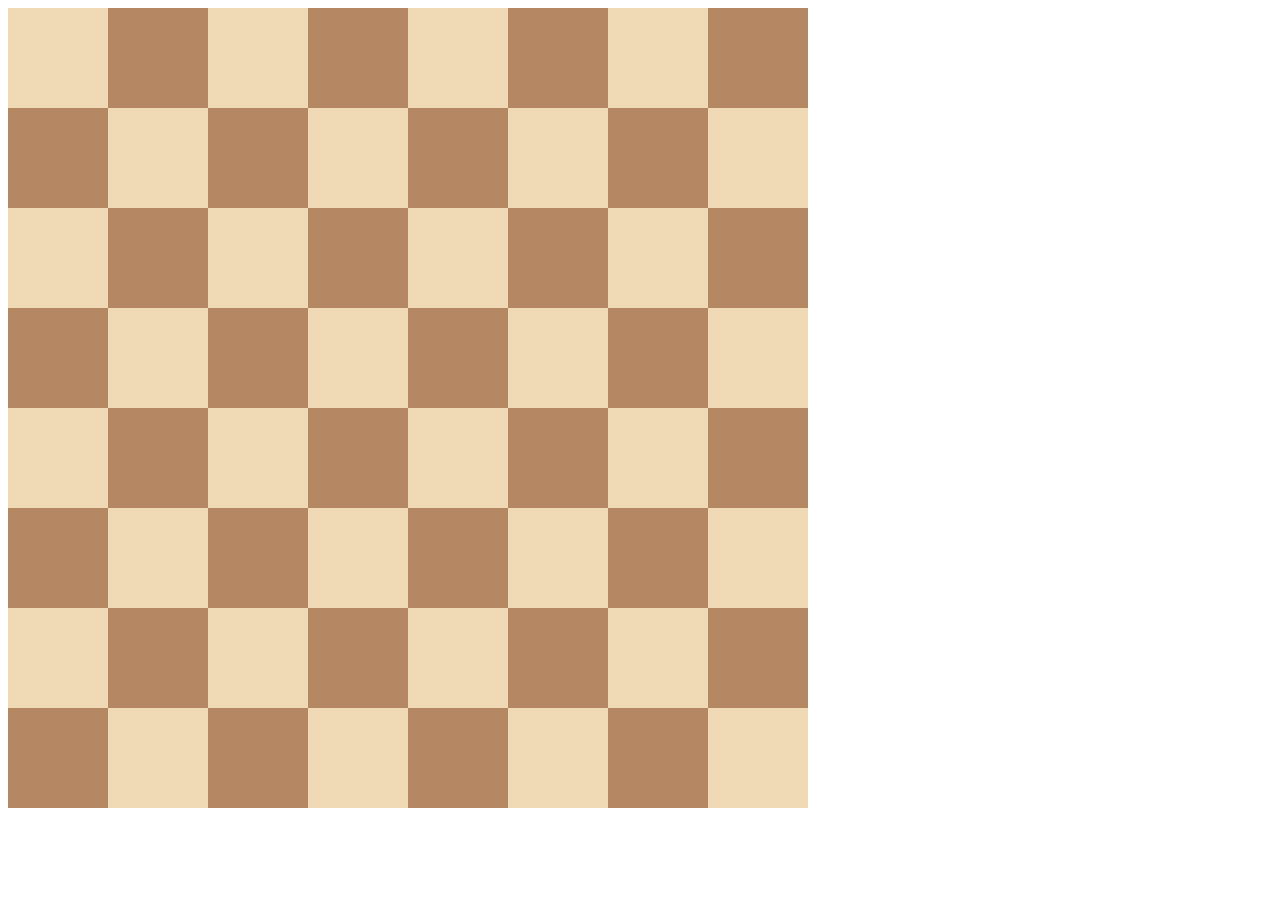
<file: 10.0 Display Grid/index.html>
<!DOCTYPE html>
<html>
  <head>
    <title>Chessboard</title>
    <style>
      /* Write your code here */
      /* Each square should be 100px by 100px */
      /* My colours for white: #f0d9b5, black: #b58863 */
      .container {
        width: 800px;
        display: grid;
        grid-template-columns: 1fr 1fr 1fr 1fr 1fr 1fr 1fr 1fr;
        grid-template-rows: 1fr 1fr 1fr 1fr 1fr 1fr 1fr 1fr;
      }
      .container > * {
        width: 100px;
        height: 100px;
      }
      .white {
        background-color: #f0d9b5;
      }
      .black {
        background-color: #b58863;
      }
    </style>
  </head>

  <body>
    <div class="container">
      <div class="white"></div>
      <div class="black"></div>
      <div class="white"></div>
      <div class="black"></div>
      <div class="white"></div>
      <div class="black"></div>
      <div class="white"></div>
      <div class="black"></div>
      <div class="black"></div>
      <div class="white"></div>
      <div class="black"></div>
      <div class="white"></div>
      <div class="black"></div>
      <div class="white"></div>
      <div class="black"></div>
      <div class="white"></div>
      <div class="white"></div>
      <div class="black"></div>
      <div class="white"></div>
      <div class="black"></div>
      <div class="white"></div>
      <div class="black"></div>
      <div class="white"></div>
      <div class="black"></div>
      <div class="black"></div>
      <div class="white"></div>
      <div class="black"></div>
      <div class="white"></div>
      <div class="black"></div>
      <div class="white"></div>
      <div class="black"></div>
      <div class="white"></div>
      <div class="white"></div>
      <div class="black"></div>
      <div class="white"></div>
      <div class="black"></div>
      <div class="white"></div>
      <div class="black"></div>
      <div class="white"></div>
      <div class="black"></div>
      <div class="black"></div>
      <div class="white"></div>
      <div class="black"></div>
      <div class="white"></div>
      <div class="black"></div>
      <div class="white"></div>
      <div class="black"></div>
      <div class="white"></div>
      <div class="white"></div>
      <div class="black"></div>
      <div class="white"></div>
      <div class="black"></div>
      <div class="white"></div>
      <div class="black"></div>
      <div class="white"></div>
      <div class="black"></div>
      <div class="black"></div>
      <div class="white"></div>
      <div class="black"></div>
      <div class="white"></div>
      <div class="black"></div>
      <div class="white"></div>
      <div class="black"></div>
      <div class="white"></div>
    </div>
  </body>
</html>
</file>
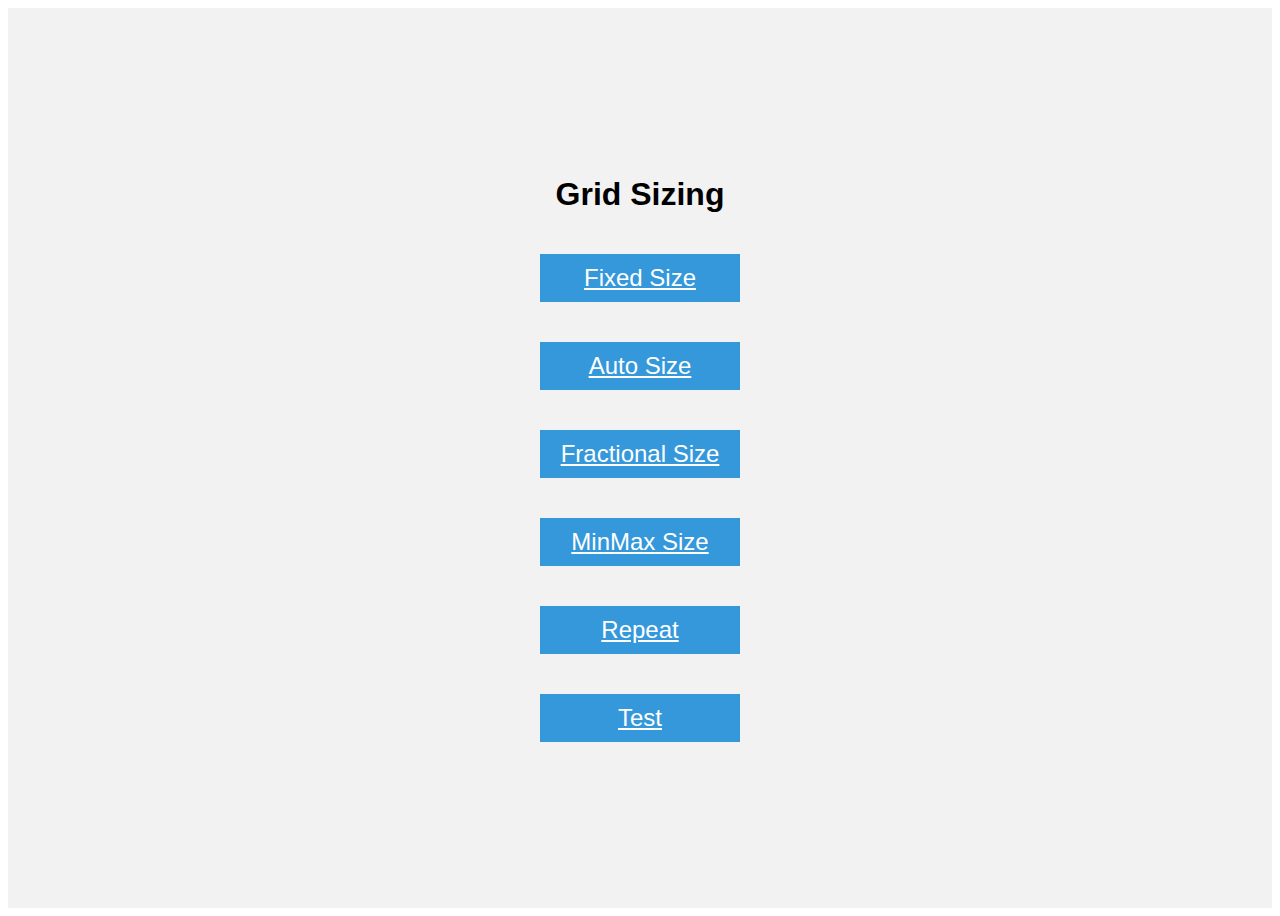
<file: 10.1 Grid Sizing/index.html>
<!DOCTYPE html>
<html lang="en">

<head>
  <meta charset="UTF-8">
  <meta name="google" content="notranslate">
  <meta name="viewport" content="width=device-width, initial-scale=1.0">
  <title>Grid Fundamentals</title>
  <style>
    body {
      font-family: sans-serif;
    }

    .container {
      display: flex;
      justify-content: center;
      align-items: center;
      flex-direction: column;
      height: 100vh;
      background-color: #f2f2f2;
    }

    .item {
      width: 200px;
      margin: 20px;
      background-color: #3498db;
      color: #fff;
      text-align: center;
      line-height: 2;
      font-size: 24px;
    }
  </style>
</head>

<body>
  <div class="container">
    <h1>Grid Sizing</h1>
    <a class="item" href="./fixed-size.html">Fixed Size</a>
    <a class="item" href="./auto-size.html">Auto Size</a>
    <a class="item" href="./fractional-size.html">Fractional Size</a>
    <a class="item" href="./minmax-size.html">MinMax Size</a>
    <a class="item" href="./repeat.html">Repeat</a>
    <a class="item" href="./test.html">Test</a>


  </div>
</body>

</html>
</file>
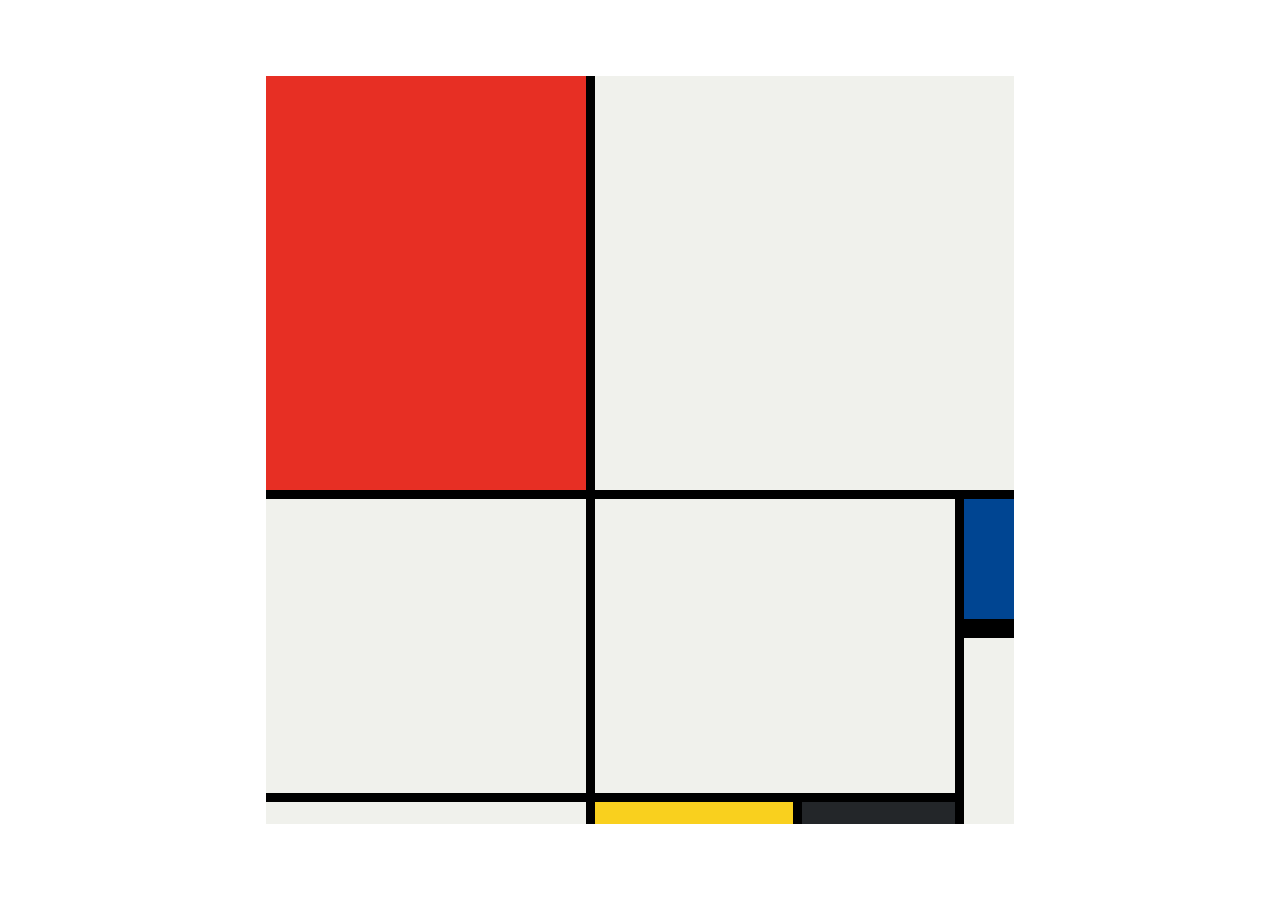
<file: 10.3 Mondrian Project/index.html>
<!DOCTYPE html>
<html lang="en">
  <head>
    <meta charset="UTF-8" />
    <meta name="viewport" content="width=device-width, initial-scale=1.0" />
    <title>Mondrian Project</title>
    <style>
      /*
      Write your CSS here
      Gap Colour: #000
      White: #F0F1EC
      Red: #E72F24
      Black: #232629
      Blue: #004592
      Yellow: #F9D01E

      For dimensions, see dimensions.png image.
      HINT: Remember you can't change the properties of grid lines.
      But grid lines are transparent!
      */
      body {
        display: flex;
        justify-content: center;
        align-items: center;
        height: 100vh;
        margin: 0;
        padding: 0;
      }

      .grid-container {
        width: 748px;
        height: 748px;
        display: grid;
        gap: 9px;
        background-color: #000;
        grid-template-columns: 320px 198px 153px 50px;
        grid-template-rows: 414px 130px 155px 22px;
      }
      .grid-item1 {
        background-color: #e72f24;
      }
      .grid-item2 {
        background-color: #f0f1ec;
        grid-column: span 3;
      }
      .grid-item3 {
        background-color: #f0f1ec;
        grid-row: span 2;
      }
      .grid-item4 {
        background-color: #f0f1ec;
        grid-row: span 2;
        grid-column: span 2;
      }
      .grid-item5 {
        background-color: #004592;
        border-bottom: 10px solid black;
      }
      .grid-item6 {
        background-color: #f0f1ec;
        grid-row: span 2;
      }
      .grid-item7 {
        background-color: #f0f1ec;
      }
      .grid-item8 {
        background-color: #f9d01e;
      }
      .grid-item9 {
        background-color: #232629;
      }
    </style>
  </head>

  <body>
    <!-- Write your HTML here -->
    <div class="grid-container">
      <div class="grid-item1"></div>
      <div class="grid-item2"></div>
      <div class="grid-item3"></div>
      <div class="grid-item4"></div>
      <div class="grid-item5"></div>
      <div class="grid-item6"></div>
      <div class="grid-item7"></div>
      <div class="grid-item8"></div>
      <div class="grid-item9"></div>
    </div>
  </body>
</html>
</file>
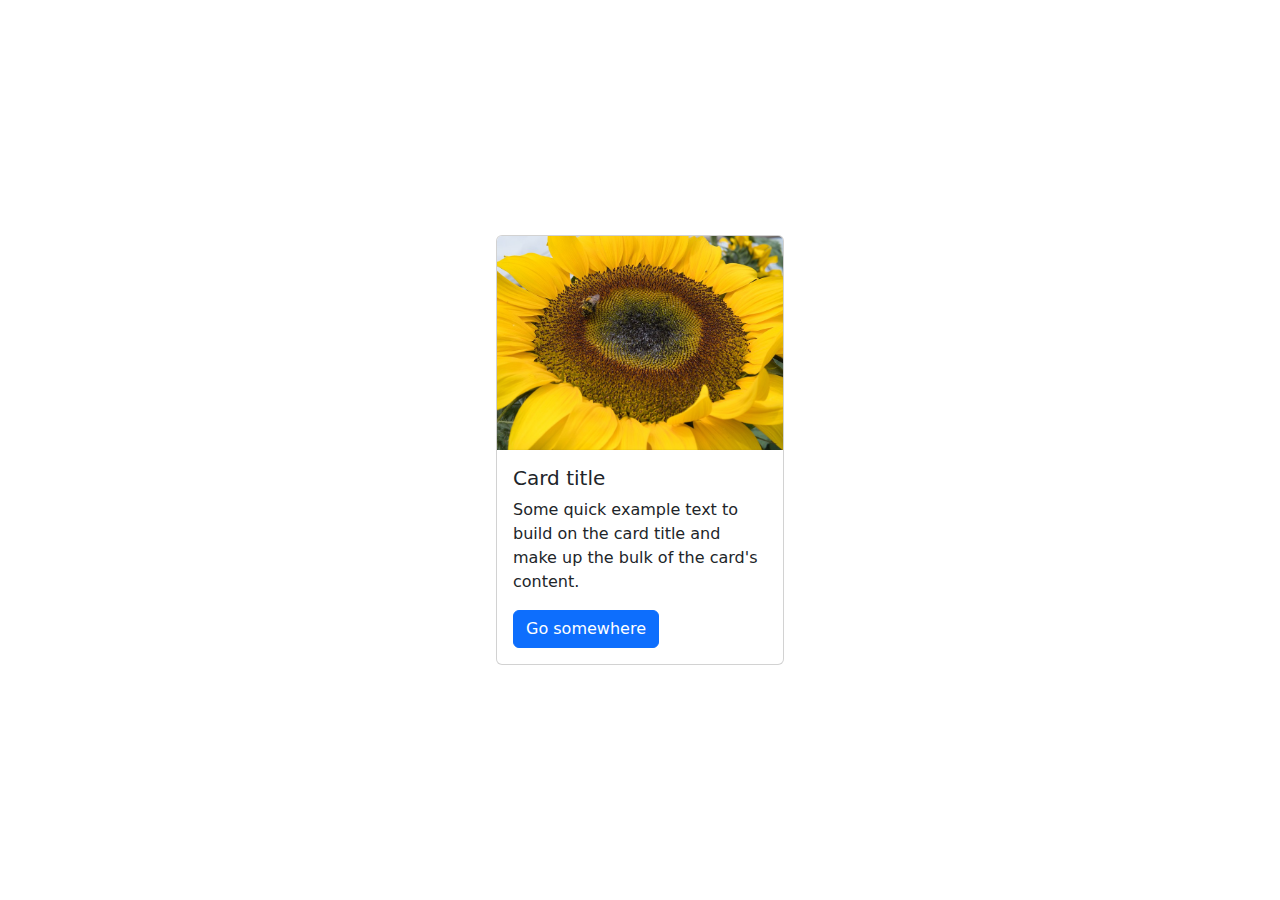
<file: 11.0 Bootstrap Intro/index.html>
<!DOCTYPE html>
<html lang="en">
  <head>
    <meta charset="utf-8" />
    <meta name="viewport" content="width=device-width, initial-scale=1" />
    <title>Bootstrap</title>
    <!-- TODO 1: Add the Bootstrap link here. -->
    <link
      href="https://cdn.jsdelivr.net/npm/bootstrap@5.3.3/dist/css/bootstrap.min.css"
      rel="stylesheet"
      integrity="sha384-QWTKZyjpPEjISv5WaRU9OFeRpok6YctnYmDr5pNlyT2bRjXh0JMhjY6hW+ALEwIH"
      crossorigin="anonymous"
    />
    <style>
      /* TODO 4: Use flexbox to center the card in the vertical and horizontal center. */
      .flex-container {
        height: 100vh;
        display: flex;
        justify-content: center;
        align-items: center;
      }
    </style>
  </head>

  <body>
    <div class="flex-container">
      <!-- TODO 2: Add the Bootstrap Prebuilt Card here -->
      <div class="card" style="width: 18rem">
        <img src="./flower.jpg" class="card-img-top" alt="flower image" />
        <div class="card-body">
          <h5 class="card-title">Card title</h5>
          <p class="card-text">
            Some quick example text to build on the card title and make up the
            bulk of the card's content.
          </p>
          <a href="#" class="btn btn-primary">Go somewhere</a>
        </div>
      </div>
      <!-- TODO 3: Change the image src to display the flower.jpg image. -->
    </div>
  </body>
</html>
</file>
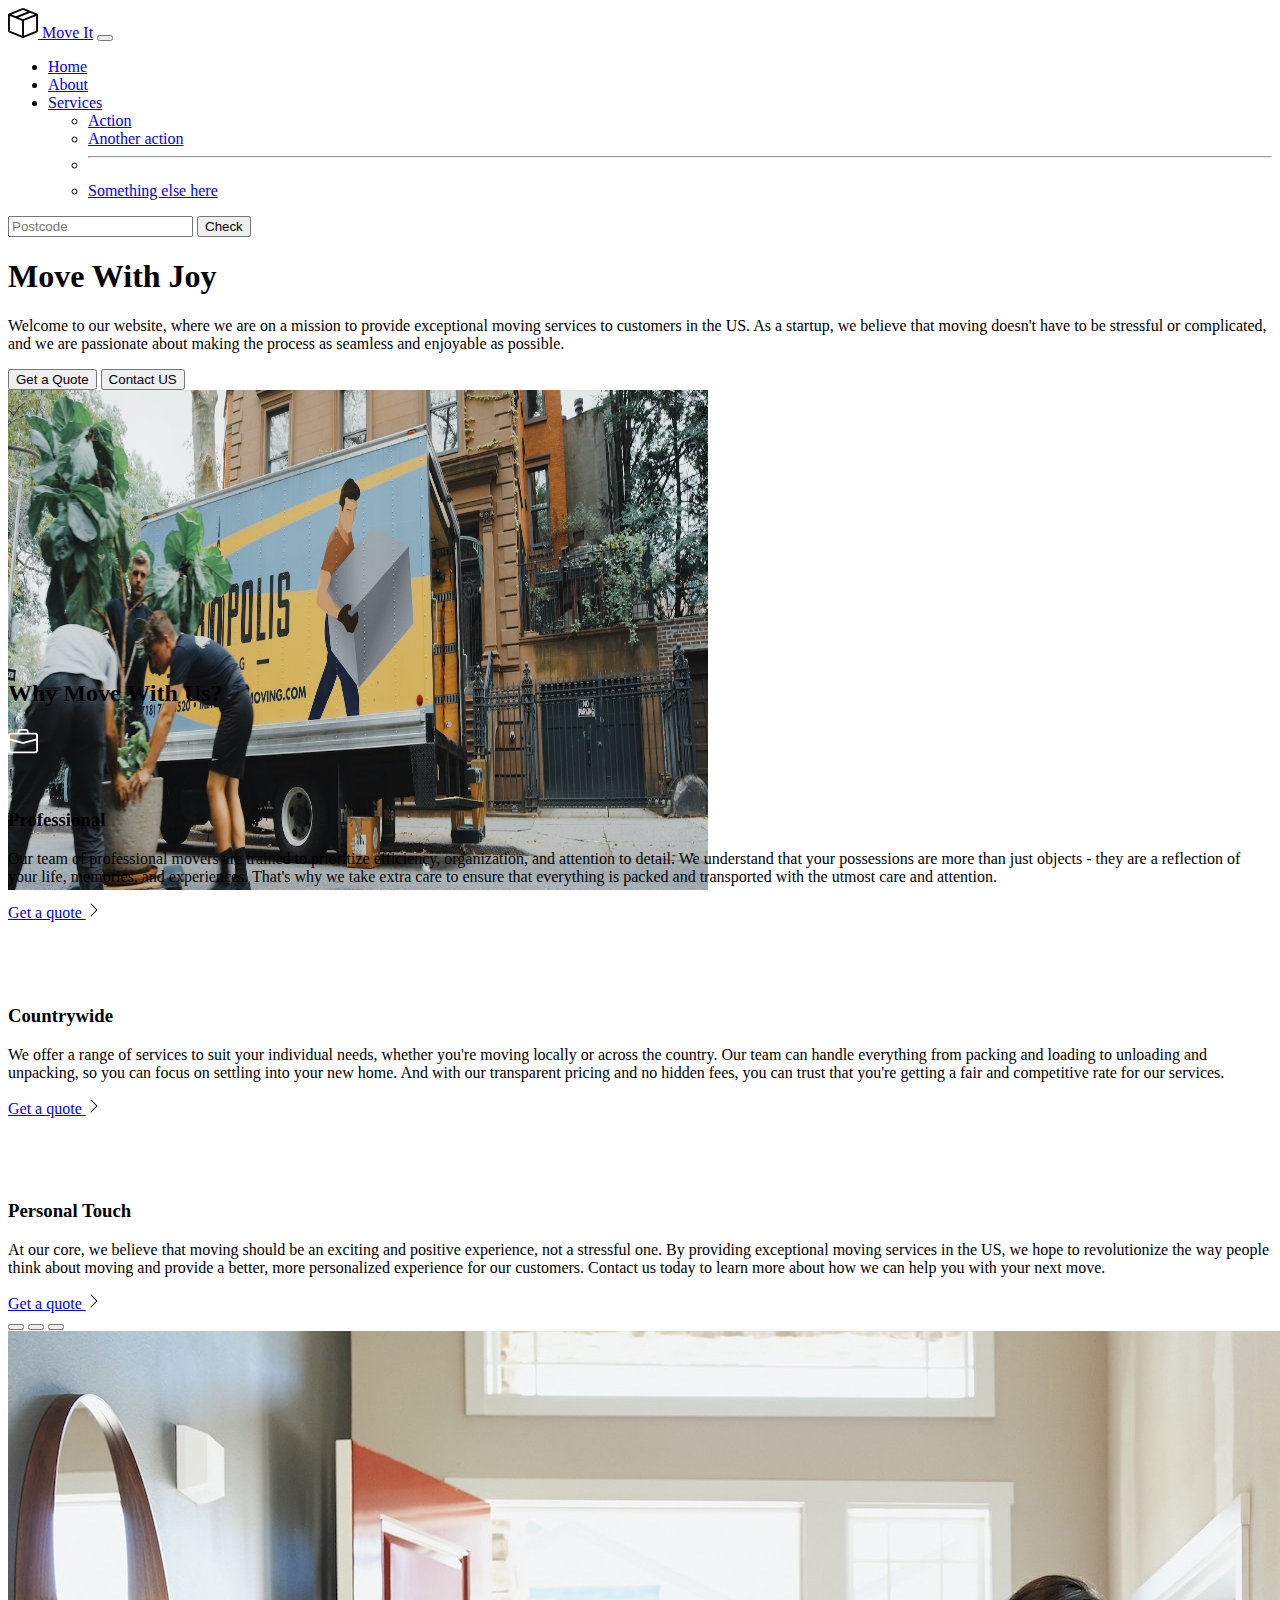
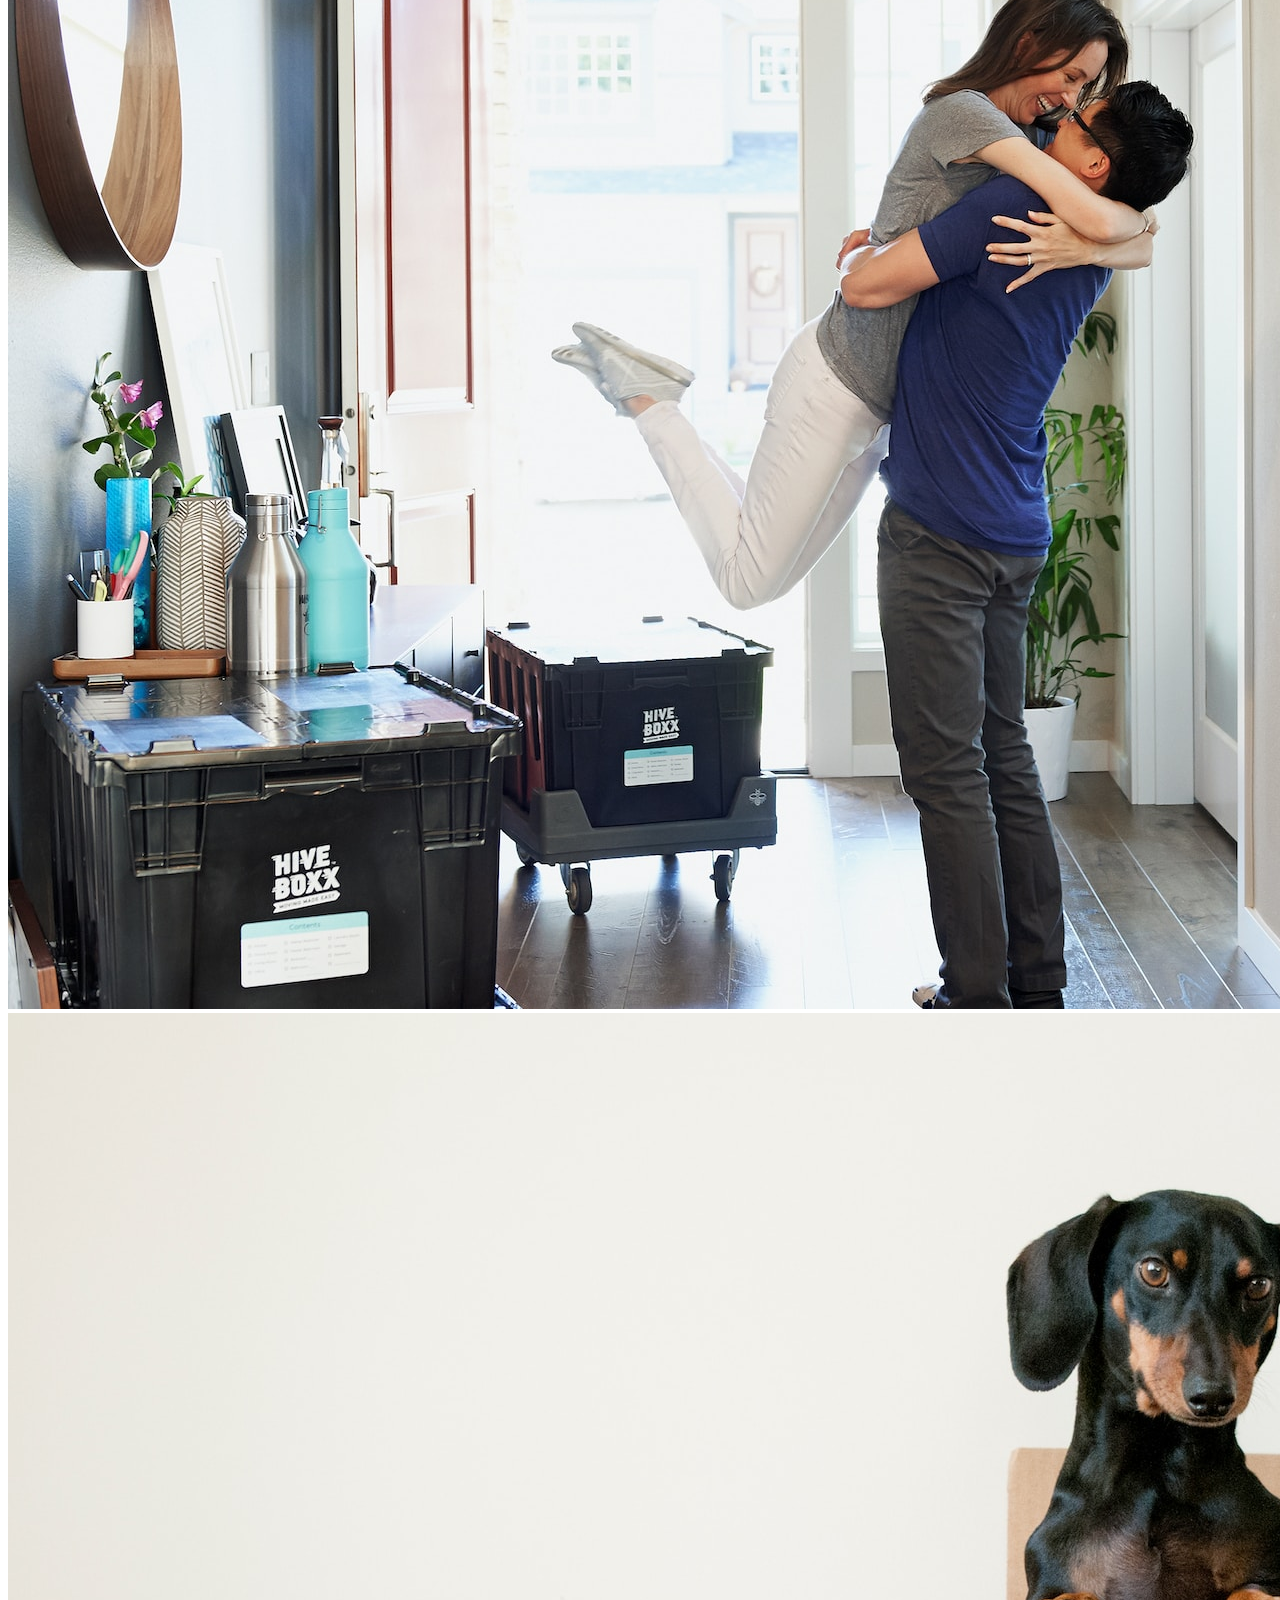
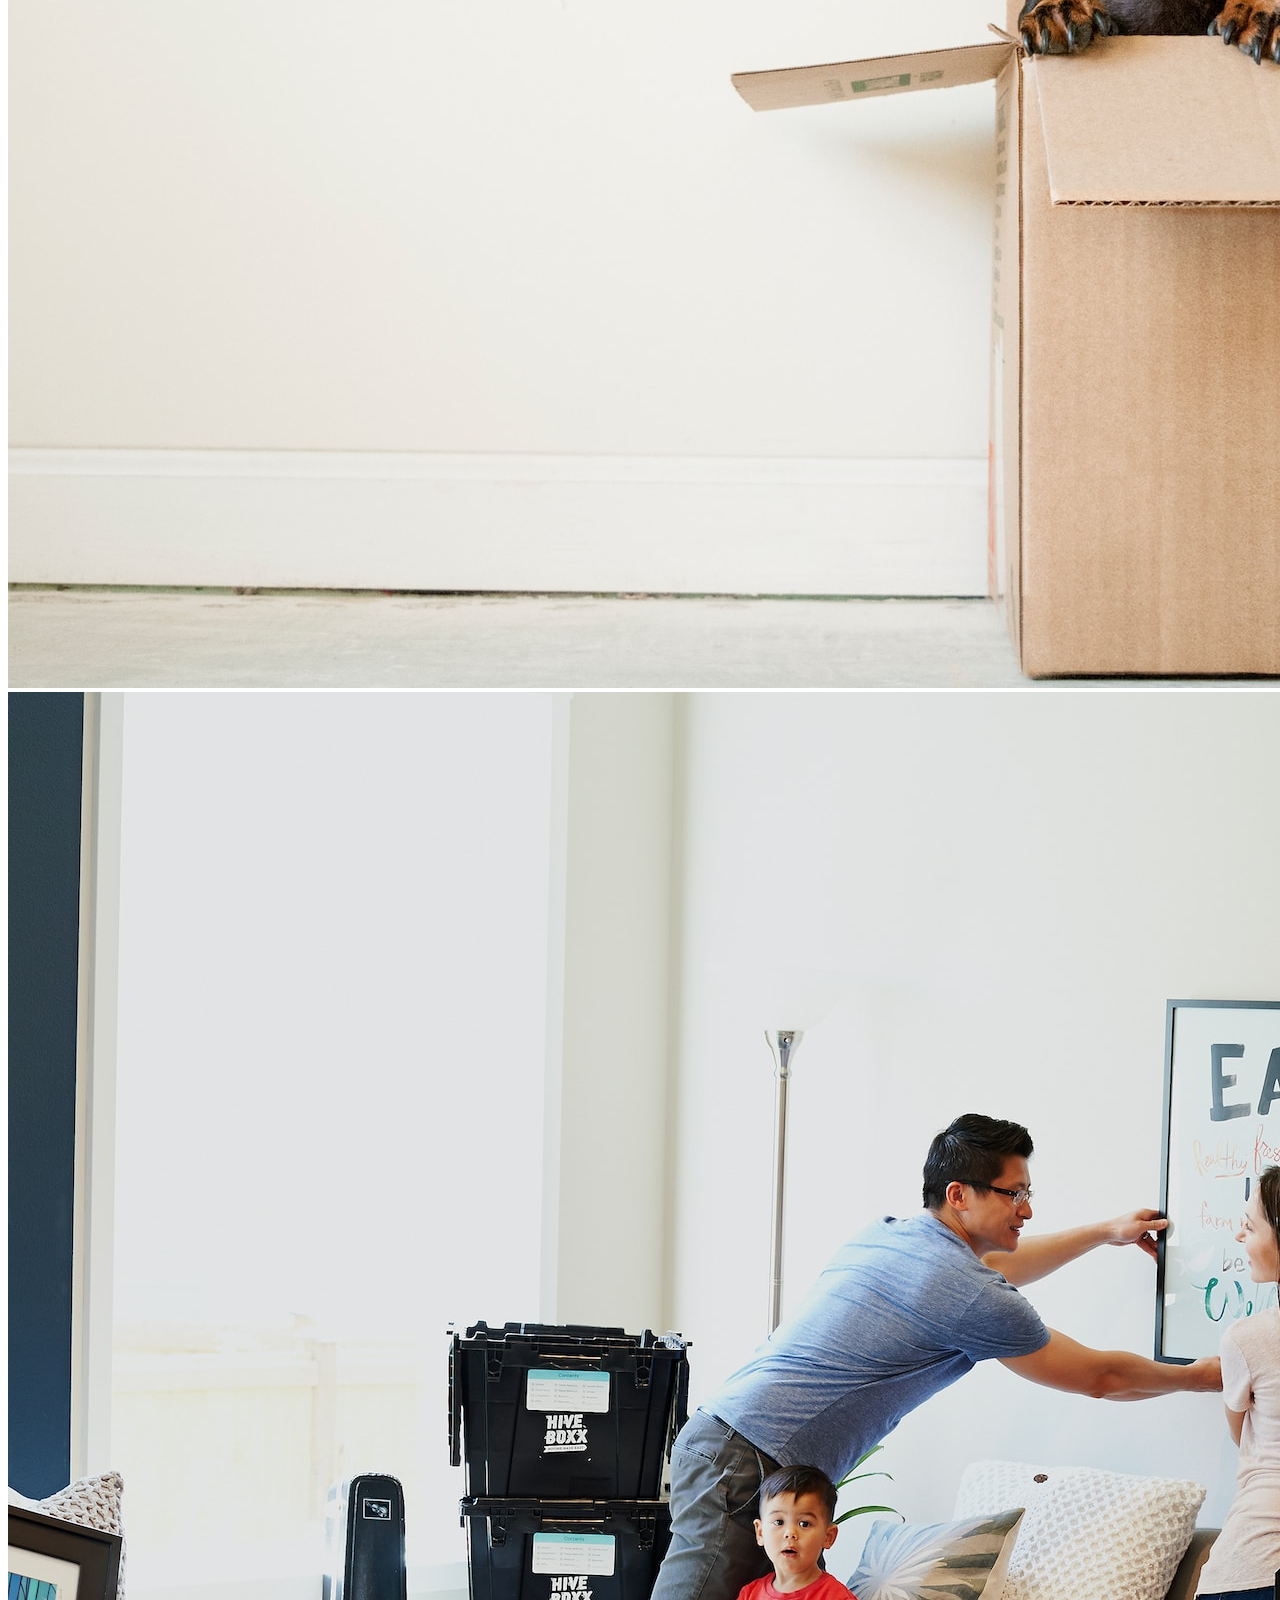
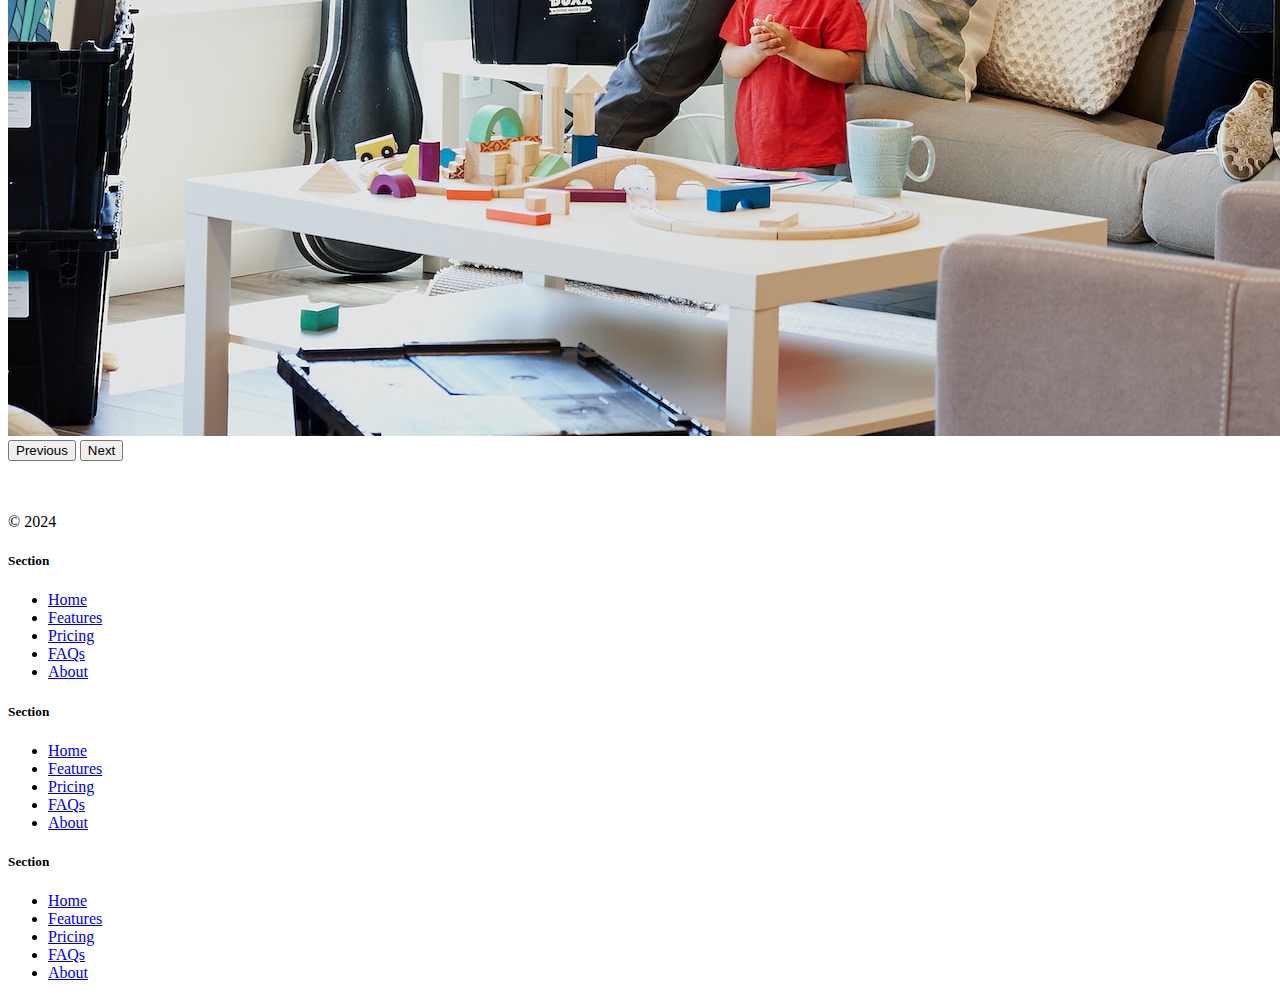
<file: 11.2 Bootstrap Components/index.html>
<!DOCTYPE html>
<html lang="en">
  <head>
    <meta charset="UTF-8" />
    <meta name="viewport" content="width=device-width, initial-scale=1.0" />
    <title>Bootstrap Components</title>
    <link
      href="https://cdn.jsdelivr.net/npm/bootstrap@5.3.0-alpha2/dist/css/bootstrap.min.css"
      rel="stylesheet"
      integrity="sha384-aFq/bzH65dt+w6FI2ooMVUpc+21e0SRygnTpmBvdBgSdnuTN7QbdgL+OapgHtvPp"
      crossorigin="anonymous"
    />
    <style>
      .feature-icon {
        width: 4rem;
        height: 4rem;
        border-radius: 0.75rem;
      }
    </style>
  </head>

  <body>
    <nav class="navbar navbar-expand-lg bg-body-tertiary">
      <div class="container-fluid">
        <a class="navbar-brand" href="#"
          ><img src="./box-seam.svg" alt="moveit brand icon" height="30" /> Move
          It</a
        >
        <button
          class="navbar-toggler"
          type="button"
          data-bs-toggle="collapse"
          data-bs-target="#navbarSupportedContent"
          aria-controls="navbarSupportedContent"
          aria-expanded="false"
          aria-label="Toggle navigation"
        >
          <span class="navbar-toggler-icon"></span>
        </button>
        <div class="collapse navbar-collapse" id="navbarSupportedContent">
          <ul class="navbar-nav me-auto mb-2 mb-lg-0">
            <li class="nav-item">
              <a class="nav-link active" aria-current="page" href="#">Home</a>
            </li>
            <li class="nav-item">
              <a class="nav-link" href="#">About</a>
            </li>
            <li class="nav-item dropdown">
              <a
                class="nav-link dropdown-toggle"
                href="#"
                role="button"
                data-bs-toggle="dropdown"
                aria-expanded="false"
              >
                Services
              </a>
              <ul class="dropdown-menu">
                <li><a class="dropdown-item" href="#">Action</a></li>
                <li><a class="dropdown-item" href="#">Another action</a></li>
                <li><hr class="dropdown-divider" /></li>
                <li>
                  <a class="dropdown-item" href="#">Something else here</a>
                </li>
              </ul>
            </li>
          </ul>
          <form class="d-flex" role="search">
            <input
              class="form-control me-2"
              type="search"
              placeholder="Postcode"
              aria-label="Search"
            />
            <button class="btn btn-outline-success" type="submit">Check</button>
          </form>
        </div>
      </div>
    </nav>

    <div class="px-4 pt-5 my-5 text-center border-bottom">
      <h1 class="display-4 fw-bold text-body-emphasis">Move With Joy</h1>
      <div class="col-lg-6 mx-auto">
        <p class="lead mb-4">
          Welcome to our website, where we are on a mission to provide
          exceptional moving services to customers in the US. As a startup, we
          believe that moving doesn't have to be stressful or complicated, and
          we are passionate about making the process as seamless and enjoyable
          as possible.
        </p>
        <div class="d-grid gap-2 d-sm-flex justify-content-sm-center mb-5">
          <button type="button" class="btn btn-primary btn-lg px-4 me-sm-3">
            Get a Quote
          </button>
          <button type="button" class="btn btn-outline-secondary btn-lg px-4">
            Contact US
          </button>
        </div>
      </div>
      <div class="overflow-hidden" style="max-height: 30vh">
        <div class="container px-5">
          <img
            src="./moving-van.jpg"
            class="img-fluid border rounded-3 shadow-lg mb-4"
            alt="Example image"
            width="700"
            height="500"
            loading="lazy"
          />
        </div>
      </div>
    </div>

    <div class="container px-4 py-5" id="featured-3">
      <h2 class="pb-2 border-bottom">Why Move With Us?</h2>
      <div class="row g-4 py-5 row-cols-1 row-cols-lg-3">
        <div class="feature col">
          <div
            class="feature-icon d-inline-flex align-items-center justify-content-center text-bg-primary bg-gradient fs-2 mb-3"
          >
            <img src="./briefcase.svg" alt="briefcase" height="30" />
          </div>
          <h3 class="fs-2 text-body-emphasis">Professional</h3>
          <p>
            Our team of professional movers are trained to prioritize
            efficiency, organization, and attention to detail. We understand
            that your possessions are more than just objects - they are a
            reflection of your life, memories, and experiences. That's why we
            take extra care to ensure that everything is packed and transported
            with the utmost care and attention.
          </p>
          <a href="#" class="icon-link">
            Get a quote
            <img src="./chevron-right.svg" alt="chevron-right" />
          </a>
        </div>
        <div class="feature col">
          <div
            class="feature-icon d-inline-flex align-items-center justify-content-center text-bg-primary bg-gradient fs-2 mb-3"
          >
            <img src="bus-front.svg" alt="bus-front" height="30" />
          </div>
          <h3 class="fs-2 text-body-emphasis">Countrywide</h3>
          <p>
            We offer a range of services to suit your individual needs, whether
            you're moving locally or across the country. Our team can handle
            everything from packing and loading to unloading and unpacking, so
            you can focus on settling into your new home. And with our
            transparent pricing and no hidden fees, you can trust that you're
            getting a fair and competitive rate for our services.
          </p>
          <a href="#" class="icon-link">
            Get a quote
            <img src="./chevron-right.svg" alt="chevron-right" />
          </a>
        </div>
        <div class="feature col">
          <div
            class="feature-icon d-inline-flex align-items-center justify-content-center text-bg-primary bg-gradient fs-2 mb-3"
          >
            <img
              src="chat-square-heart.svg"
              alt="chat-square-heart"
              height="30"
            />
          </div>
          <h3 class="fs-2 text-body-emphasis">Personal Touch</h3>
          <p>
            At our core, we believe that moving should be an exciting and
            positive experience, not a stressful one. By providing exceptional
            moving services in the US, we hope to revolutionize the way people
            think about moving and provide a better, more personalized
            experience for our customers. Contact us today to learn more about
            how we can help you with your next move.
          </p>
          <a href="#" class="icon-link">
            Get a quote
            <img src="./chevron-right.svg" alt="chevron-right" />
          </a>
        </div>
      </div>
    </div>

    <div class="container">
      <div id="carouselExampleIndicators" class="carousel slide">
        <div class="carousel-indicators">
          <button
            type="button"
            data-bs-target="#carouselExampleIndicators"
            data-bs-slide-to="0"
            class="active"
            aria-current="true"
            aria-label="Slide 1"
          ></button>
          <button
            type="button"
            data-bs-target="#carouselExampleIndicators"
            data-bs-slide-to="1"
            aria-label="Slide 2"
          ></button>
          <button
            type="button"
            data-bs-target="#carouselExampleIndicators"
            data-bs-slide-to="2"
            aria-label="Slide 3"
          ></button>
        </div>
        <div class="carousel-inner">
          <div class="carousel-item active">
            <img src="./couple.jpg" class="d-block w-100" alt="couple" />
          </div>
          <div class="carousel-item">
            <img src="./dog.jpg" class="d-block w-100" alt="dog" />
          </div>
          <div class="carousel-item">
            <img src="family.jpg" class="d-block w-100" alt="family" />
          </div>
        </div>
        <button
          class="carousel-control-prev"
          type="button"
          data-bs-target="#carouselExampleIndicators"
          data-bs-slide="prev"
        >
          <span class="carousel-control-prev-icon" aria-hidden="true"></span>
          <span class="visually-hidden">Previous</span>
        </button>
        <button
          class="carousel-control-next"
          type="button"
          data-bs-target="#carouselExampleIndicators"
          data-bs-slide="next"
        >
          <span class="carousel-control-next-icon" aria-hidden="true"></span>
          <span class="visually-hidden">Next</span>
        </button>
      </div>
    </div>

    <div class="container">
      <footer
        class="row row-cols-1 row-cols-sm-2 row-cols-md-5 py-5 my-5 border-top"
      >
        <div class="col mb-3">
          <a
            href="/"
            class="d-flex align-items-center mb-3 link-body-emphasis text-decoration-none"
          >
            <svg class="bi me-2" width="40" height="32">
              <use xlink:href="#bootstrap"></use>
            </svg>
          </a>
          <p class="text-body-secondary">© 2024</p>
        </div>

        <div class="col mb-3"></div>

        <div class="col mb-3">
          <h5>Section</h5>
          <ul class="nav flex-column">
            <li class="nav-item mb-2">
              <a href="#" class="nav-link p-0 text-body-secondary">Home</a>
            </li>
            <li class="nav-item mb-2">
              <a href="#" class="nav-link p-0 text-body-secondary">Features</a>
            </li>
            <li class="nav-item mb-2">
              <a href="#" class="nav-link p-0 text-body-secondary">Pricing</a>
            </li>
            <li class="nav-item mb-2">
              <a href="#" class="nav-link p-0 text-body-secondary">FAQs</a>
            </li>
            <li class="nav-item mb-2">
              <a href="#" class="nav-link p-0 text-body-secondary">About</a>
            </li>
          </ul>
        </div>

        <div class="col mb-3">
          <h5>Section</h5>
          <ul class="nav flex-column">
            <li class="nav-item mb-2">
              <a href="#" class="nav-link p-0 text-body-secondary">Home</a>
            </li>
            <li class="nav-item mb-2">
              <a href="#" class="nav-link p-0 text-body-secondary">Features</a>
            </li>
            <li class="nav-item mb-2">
              <a href="#" class="nav-link p-0 text-body-secondary">Pricing</a>
            </li>
            <li class="nav-item mb-2">
              <a href="#" class="nav-link p-0 text-body-secondary">FAQs</a>
            </li>
            <li class="nav-item mb-2">
              <a href="#" class="nav-link p-0 text-body-secondary">About</a>
            </li>
          </ul>
        </div>

        <div class="col mb-3">
          <h5>Section</h5>
          <ul class="nav flex-column">
            <li class="nav-item mb-2">
              <a href="#" class="nav-link p-0 text-body-secondary">Home</a>
            </li>
            <li class="nav-item mb-2">
              <a href="#" class="nav-link p-0 text-body-secondary">Features</a>
            </li>
            <li class="nav-item mb-2">
              <a href="#" class="nav-link p-0 text-body-secondary">Pricing</a>
            </li>
            <li class="nav-item mb-2">
              <a href="#" class="nav-link p-0 text-body-secondary">FAQs</a>
            </li>
            <li class="nav-item mb-2">
              <a href="#" class="nav-link p-0 text-body-secondary">About</a>
            </li>
          </ul>
        </div>
      </footer>
    </div>
    <script
      src="https://cdn.jsdelivr.net/npm/bootstrap@5.3.3/dist/js/bootstrap.bundle.min.js"
      integrity="sha384-YvpcrYf0tY3lHB60NNkmXc5s9fDVZLESaAA55NDzOxhy9GkcIdslK1eN7N6jIeHz"
      crossorigin="anonymous"
    ></script>
  </body>
</html>
</file>
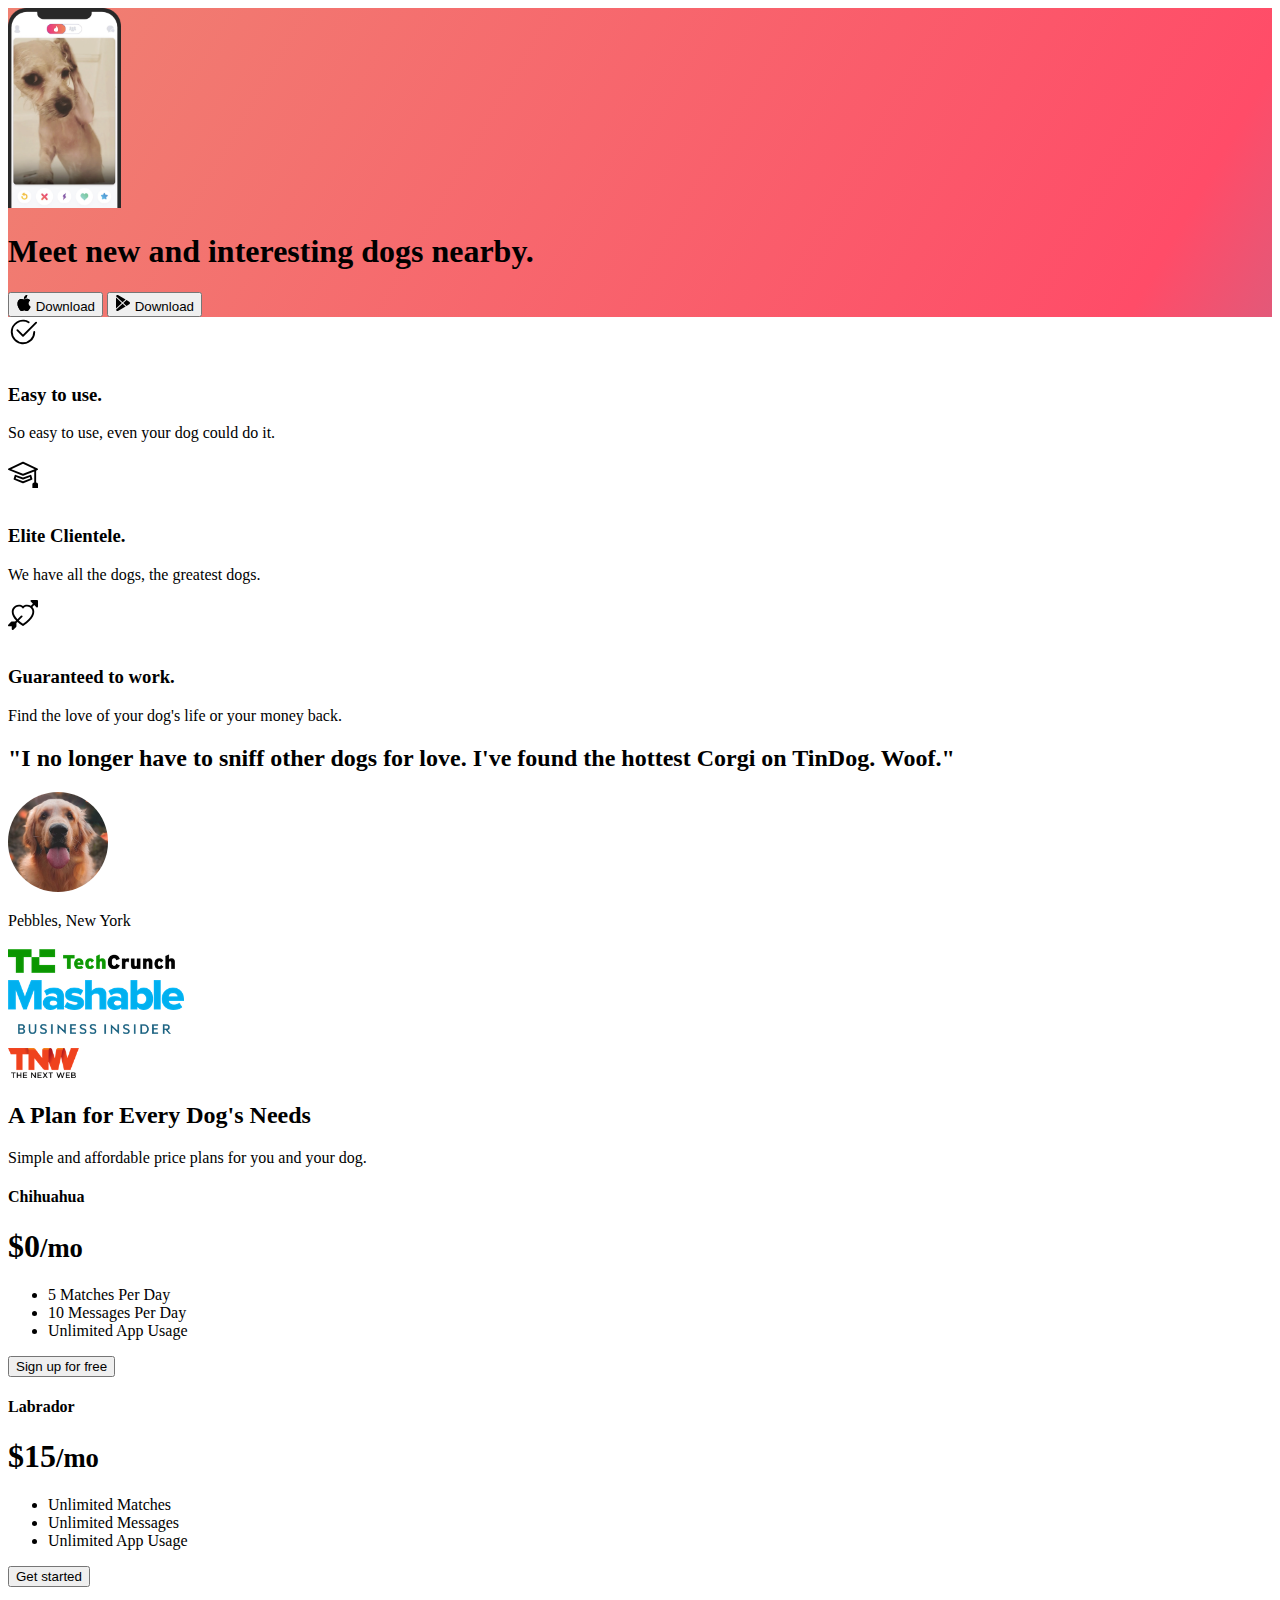
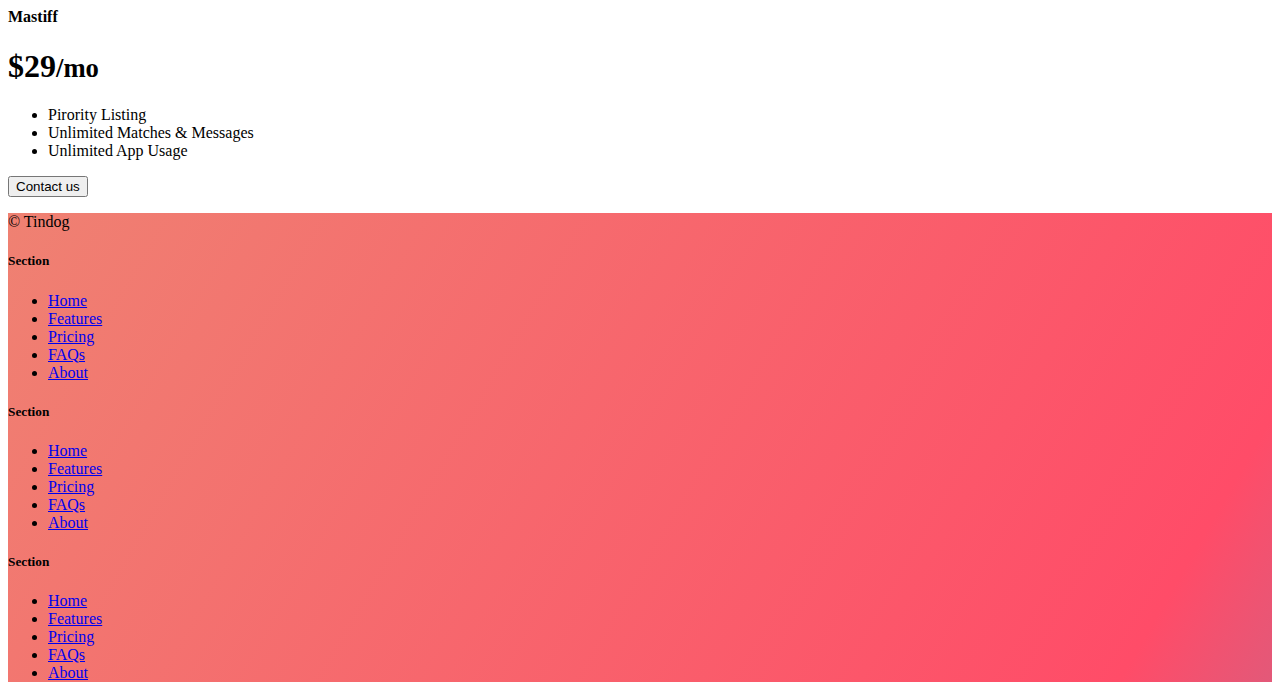
<file: 11.3 TinDog Project/index.html>
<!DOCTYPE html>
<html lang="en">
  <head>
    <meta charset="UTF-8" />
    <meta name="viewport" content="width=device-width, initial-scale=1.0" />
    <title>TinDog</title>
    <link
      href="https://cdn.jsdelivr.net/npm/bootstrap@5.3.0-alpha3/dist/css/bootstrap.min.css"
      rel="stylesheet"
      integrity="sha384-KK94CHFLLe+nY2dmCWGMq91rCGa5gtU4mk92HdvYe+M/SXH301p5ILy+dN9+nJOZ"
      crossorigin="anonymous"
    />
    <link rel="stylesheet" href="./css/solution.css" />
  </head>

  <body>
    <!-- Title -->
    <section id="title" class="gradient-background">
      <div class="container col-xxl-8 px-4 pt-5">
        <div class="row flex-lg-row-reverse align-items-center g-5 pt-5">
          <div class="col-10 col-sm-8 col-lg-6">
            <img
              src="./images/iphone.png"
              class="d-block mx-lg-auto img-fluid"
              alt="Bootstrap Themes"
              height="200"
              loading="lazy"
            />
          </div>
          <div class="col-lg-6">
            <h1 class="display-5 fw-bold text-body-emphasis lh-1 mb-3">
              Meet new and interesting dogs nearby.
            </h1>

            <div class="d-grid gap-2 d-md-flex justify-content-md-start">
              <button type="button" class="btn btn-light btn-lg px-4 me-md-2">
                <svg
                  xmlns="http://www.w3.org/2000/svg"
                  width="16"
                  height="16"
                  fill="currentColor"
                  class="bi bi-apple mb-1"
                  viewBox="0 0 16 16"
                >
                  <path
                    d="M11.182.008C11.148-.03 9.923.023 8.857 1.18c-1.066 1.156-.902 2.482-.878 2.516.024.034 1.52.087 2.475-1.258.955-1.345.762-2.391.728-2.43Zm3.314 11.733c-.048-.096-2.325-1.234-2.113-3.422.212-2.189 1.675-2.789 1.698-2.854.023-.065-.597-.79-1.254-1.157a3.692 3.692 0 0 0-1.563-.434c-.108-.003-.483-.095-1.254.116-.508.139-1.653.589-1.968.607-.316.018-1.256-.522-2.267-.665-.647-.125-1.333.131-1.824.328-.49.196-1.422.754-2.074 2.237-.652 1.482-.311 3.83-.067 4.56.244.729.625 1.924 1.273 2.796.576.984 1.34 1.667 1.659 1.899.319.232 1.219.386 1.843.067.502-.308 1.408-.485 1.766-.472.357.013 1.061.154 1.782.539.571.197 1.111.115 1.652-.105.541-.221 1.324-1.059 2.238-2.758.347-.79.505-1.217.473-1.282Z"
                  />
                  <path
                    d="M11.182.008C11.148-.03 9.923.023 8.857 1.18c-1.066 1.156-.902 2.482-.878 2.516.024.034 1.52.087 2.475-1.258.955-1.345.762-2.391.728-2.43Zm3.314 11.733c-.048-.096-2.325-1.234-2.113-3.422.212-2.189 1.675-2.789 1.698-2.854.023-.065-.597-.79-1.254-1.157a3.692 3.692 0 0 0-1.563-.434c-.108-.003-.483-.095-1.254.116-.508.139-1.653.589-1.968.607-.316.018-1.256-.522-2.267-.665-.647-.125-1.333.131-1.824.328-.49.196-1.422.754-2.074 2.237-.652 1.482-.311 3.83-.067 4.56.244.729.625 1.924 1.273 2.796.576.984 1.34 1.667 1.659 1.899.319.232 1.219.386 1.843.067.502-.308 1.408-.485 1.766-.472.357.013 1.061.154 1.782.539.571.197 1.111.115 1.652-.105.541-.221 1.324-1.059 2.238-2.758.347-.79.505-1.217.473-1.282Z"
                  />
                </svg>
                Download
              </button>
              <button type="button" class="btn btn-outline-light btn-lg px-4">
                <svg
                  xmlns="http://www.w3.org/2000/svg"
                  width="16"
                  height="16"
                  fill="currentColor"
                  class="bi bi-google-play mb-1"
                  viewBox="0 0 16 16"
                >
                  <path
                    d="M14.222 9.374c1.037-.61 1.037-2.137 0-2.748L11.528 5.04 8.32 8l3.207 2.96 2.694-1.586Zm-3.595 2.116L7.583 8.68 1.03 14.73c.201 1.029 1.36 1.61 2.303 1.055l7.294-4.295ZM1 13.396V2.603L6.846 8 1 13.396ZM1.03 1.27l6.553 6.05 3.044-2.81L3.333.215C2.39-.341 1.231.24 1.03 1.27Z"
                  />
                </svg>
                Download
              </button>
            </div>
          </div>
        </div>
      </div>
    </section>
    <!-- Features -->
    <section id="features">
      <div class="container mt-5">
        <div class="row g-4 py-5 row-cols-1 row-cols-lg-3">
          <div class="col d-flex align-items-start">
            <div
              class="icon-square text-body-emphasis bg-body-secondary d-inline-flex align-items-center justify-content-center fs-4 flex-shrink-0 me-3"
            >
              <svg
                xmlns="http://www.w3.org/2000/svg"
                height="30"
                fill="currentColor"
                class="bi bi-check2-circle"
                viewBox="0 0 16 16"
              >
                <path
                  d="M2.5 8a5.5 5.5 0 0 1 8.25-4.764.5.5 0 0 0 .5-.866A6.5 6.5 0 1 0 14.5 8a.5.5 0 0 0-1 0 5.5 5.5 0 1 1-11 0z"
                />
                <path
                  d="M15.354 3.354a.5.5 0 0 0-.708-.708L8 9.293 5.354 6.646a.5.5 0 1 0-.708.708l3 3a.5.5 0 0 0 .708 0l7-7z"
                />
              </svg>
            </div>
            <div>
              <h3 class="fs-2">Easy to use.</h3>
              <p>So easy to use, even your dog could do it.</p>
            </div>
          </div>
          <div class="col d-flex align-items-start">
            <div
              class="icon-square text-body-emphasis bg-body-secondary d-inline-flex align-items-center justify-content-center fs-4 flex-shrink-0 me-3"
            >
              <svg
                xmlns="http://www.w3.org/2000/svg"
                height="30"
                fill="currentColor"
                class="bi bi-mortarboard"
                viewBox="0 0 16 16"
              >
                <path
                  d="M8.211 2.047a.5.5 0 0 0-.422 0l-7.5 3.5a.5.5 0 0 0 .025.917l7.5 3a.5.5 0 0 0 .372 0L14 7.14V13a1 1 0 0 0-1 1v2h3v-2a1 1 0 0 0-1-1V6.739l.686-.275a.5.5 0 0 0 .025-.917l-7.5-3.5ZM8 8.46 1.758 5.965 8 3.052l6.242 2.913L8 8.46Z"
                />
                <path
                  d="M4.176 9.032a.5.5 0 0 0-.656.327l-.5 1.7a.5.5 0 0 0 .294.605l4.5 1.8a.5.5 0 0 0 .372 0l4.5-1.8a.5.5 0 0 0 .294-.605l-.5-1.7a.5.5 0 0 0-.656-.327L8 10.466 4.176 9.032Zm-.068 1.873.22-.748 3.496 1.311a.5.5 0 0 0 .352 0l3.496-1.311.22.748L8 12.46l-3.892-1.556Z"
                />
              </svg>
            </div>
            <div>
              <h3 class="fs-2">Elite Clientele.</h3>
              <p>We have all the dogs, the greatest dogs.</p>
            </div>
          </div>
          <div class="col d-flex align-items-start">
            <div
              class="icon-square text-body-emphasis bg-body-secondary d-inline-flex align-items-center justify-content-center fs-4 flex-shrink-0 me-3"
            >
              <svg
                xmlns="http://www.w3.org/2000/svg"
                height="30"
                fill="currentColor"
                class="bi bi-arrow-through-heart"
                viewBox="0 0 16 16"
              >
                <path
                  fill-rule="evenodd"
                  d="M2.854 15.854A.5.5 0 0 1 2 15.5V14H.5a.5.5 0 0 1-.354-.854l1.5-1.5A.5.5 0 0 1 2 11.5h1.793l.53-.53c-.771-.802-1.328-1.58-1.704-2.32-.798-1.575-.775-2.996-.213-4.092C3.426 2.565 6.18 1.809 8 3.233c1.25-.98 2.944-.928 4.212-.152L13.292 2 12.147.854A.5.5 0 0 1 12.5 0h3a.5.5 0 0 1 .5.5v3a.5.5 0 0 1-.854.354L14 2.707l-1.006 1.006c.236.248.44.531.6.845.562 1.096.585 2.517-.213 4.092-.793 1.563-2.395 3.288-5.105 5.08L8 13.912l-.276-.182a21.86 21.86 0 0 1-2.685-2.062l-.539.54V14a.5.5 0 0 1-.146.354l-1.5 1.5Zm2.893-4.894A20.419 20.419 0 0 0 8 12.71c2.456-1.666 3.827-3.207 4.489-4.512.679-1.34.607-2.42.215-3.185-.817-1.595-3.087-2.054-4.346-.761L8 4.62l-.358-.368c-1.259-1.293-3.53-.834-4.346.761-.392.766-.464 1.845.215 3.185.323.636.815 1.33 1.519 2.065l1.866-1.867a.5.5 0 1 1 .708.708L5.747 10.96Z"
                />
              </svg>
            </div>
            <div>
              <h3 class="fs-2">Guaranteed to work.</h3>
              <p>Find the love of your dog's life or your money back.</p>
            </div>
          </div>
        </div>
      </div>
    </section>
    <!-- Testimonial -->
    <section id="testimonial">
      <div class="my-5">
        <div class="p-5 text-center bg-body-tertiary">
          <div class="container py-5">
            <h2 class="text-body-emphasis">
              "I no longer have to sniff other dogs for love. I've found the
              hottest Corgi on TinDog. Woof."
            </h2>
            <img
              class="profile-img mt-5"
              src="./images/dog-img.jpg"
              alt="dog image"
            />
            <p class="col-lg-8 mx-auto lead mt-2">Pebbles, New York</p>
          </div>

          <div class="container">
            <div class="row">
              <div class="col-lg-3 col-sm-12">
                <img
                  src="./images/techcrunch.png"
                  alt="techcrunch"
                  height="30"
                />
              </div>
              <div class="col-lg-3 col-sm-12">
                <img src="./images/mashable.png" alt="mashable" height="30" />
              </div>
              <div class="col-lg-3 col-sm-12">
                <img
                  src="./images/bizinsider.png"
                  alt="bizinsider"
                  height="30"
                />
              </div>
              <div class="col-lg-3 col-sm-12">
                <img src="./images/tnw.png" alt="tnw" height="30" />
              </div>
            </div>
          </div>
        </div>
      </div>
    </section>
    <!-- Pricing -->
    <section id="pricing">
      <div class="container">
        <div class="pricing-header p-3 pb-md-4 mx-auto text-center">
          <h2 class="display-4 fw-normal">A Plan for Every Dog's Needs</h2>
          <p class="fs-5 text-body-secondary">
            Simple and affordable price plans for you and your dog.
          </p>
        </div>

        <div class="row row-cols-1 row-cols-md-3 mb-3 text-center">
          <div class="col">
            <div class="card mb-4 rounded-3 shadow-sm">
              <div class="card-header py-3">
                <h4 class="my-0 fw-normal">Chihuahua</h4>
              </div>
              <div class="card-body">
                <h1 class="card-title pricing-card-title">
                  $0<small class="text-body-secondary fw-light">/mo</small>
                </h1>
                <ul class="list-unstyled mt-3 mb-4">
                  <li>5 Matches Per Day</li>
                  <li>10 Messages Per Day</li>
                  <li>Unlimited App Usage</li>
                </ul>
                <button type="button" class="w-100 btn btn-lg btn-outline-dark">
                  Sign up for free
                </button>
              </div>
            </div>
          </div>
          <div class="col">
            <div class="card mb-4 rounded-3 shadow-sm">
              <div class="card-header py-3">
                <h4 class="my-0 fw-normal">Labrador</h4>
              </div>
              <div class="card-body">
                <h1 class="card-title pricing-card-title">
                  $15<small class="text-body-secondary fw-light">/mo</small>
                </h1>
                <ul class="list-unstyled mt-3 mb-4">
                  <li>Unlimited Matches</li>
                  <li>Unlimited Messages</li>
                  <li>Unlimited App Usage</li>
                </ul>
                <button type="button" class="w-100 btn btn-lg btn-dark">
                  Get started
                </button>
              </div>
            </div>
          </div>
          <div class="col">
            <div class="card mb-4 rounded-3 shadow-sm border-dark">
              <div class="card-header py-3 text-bg-dark border-dark">
                <h4 class="my-0 fw-normal">Mastiff</h4>
              </div>
              <div class="card-body">
                <h1 class="card-title pricing-card-title">
                  $29<small class="text-body-secondary fw-light">/mo</small>
                </h1>
                <ul class="list-unstyled mt-3 mb-4">
                  <li>Pirority Listing</li>
                  <li>Unlimited Matches & Messages</li>
                  <li>Unlimited App Usage</li>
                </ul>
                <button type="button" class="w-100 btn btn-lg btn-dark">
                  Contact us
                </button>
              </div>
            </div>
          </div>
        </div>
      </div>
    </section>
    <!-- Footer -->
    <section id="contact" class="gradient-background">
      <div class="container">
        <footer
          class="row row-cols-1 row-cols-sm-2 row-cols-md-5 py-5 mt-5 border-top"
        >
          <div class="col mb-3">
            <p class="text-body-secondary">© Tindog</p>
          </div>

          <div class="col mb-3"></div>

          <div class="col mb-3">
            <h5>Section</h5>
            <ul class="nav flex-column">
              <li class="nav-item mb-2">
                <a href="#" class="nav-link p-0 text-body-secondary">Home</a>
              </li>
              <li class="nav-item mb-2">
                <a href="#" class="nav-link p-0 text-body-secondary"
                  >Features</a
                >
              </li>
              <li class="nav-item mb-2">
                <a href="#" class="nav-link p-0 text-body-secondary">Pricing</a>
              </li>
              <li class="nav-item mb-2">
                <a href="#" class="nav-link p-0 text-body-secondary">FAQs</a>
              </li>
              <li class="nav-item mb-2">
                <a href="#" class="nav-link p-0 text-body-secondary">About</a>
              </li>
            </ul>
          </div>

          <div class="col mb-3">
            <h5>Section</h5>
            <ul class="nav flex-column">
              <li class="nav-item mb-2">
                <a href="#" class="nav-link p-0 text-body-secondary">Home</a>
              </li>
              <li class="nav-item mb-2">
                <a href="#" class="nav-link p-0 text-body-secondary"
                  >Features</a
                >
              </li>
              <li class="nav-item mb-2">
                <a href="#" class="nav-link p-0 text-body-secondary">Pricing</a>
              </li>
              <li class="nav-item mb-2">
                <a href="#" class="nav-link p-0 text-body-secondary">FAQs</a>
              </li>
              <li class="nav-item mb-2">
                <a href="#" class="nav-link p-0 text-body-secondary">About</a>
              </li>
            </ul>
          </div>

          <div class="col mb-3">
            <h5>Section</h5>
            <ul class="nav flex-column">
              <li class="nav-item mb-2">
                <a href="#" class="nav-link p-0 text-body-secondary">Home</a>
              </li>
              <li class="nav-item mb-2">
                <a href="#" class="nav-link p-0 text-body-secondary"
                  >Features</a
                >
              </li>
              <li class="nav-item mb-2">
                <a href="#" class="nav-link p-0 text-body-secondary">Pricing</a>
              </li>
              <li class="nav-item mb-2">
                <a href="#" class="nav-link p-0 text-body-secondary">FAQs</a>
              </li>
              <li class="nav-item mb-2">
                <a href="#" class="nav-link p-0 text-body-secondary">About</a>
              </li>
            </ul>
          </div>
        </footer>
      </div>
    </section>
  </body>
</html>
</file>
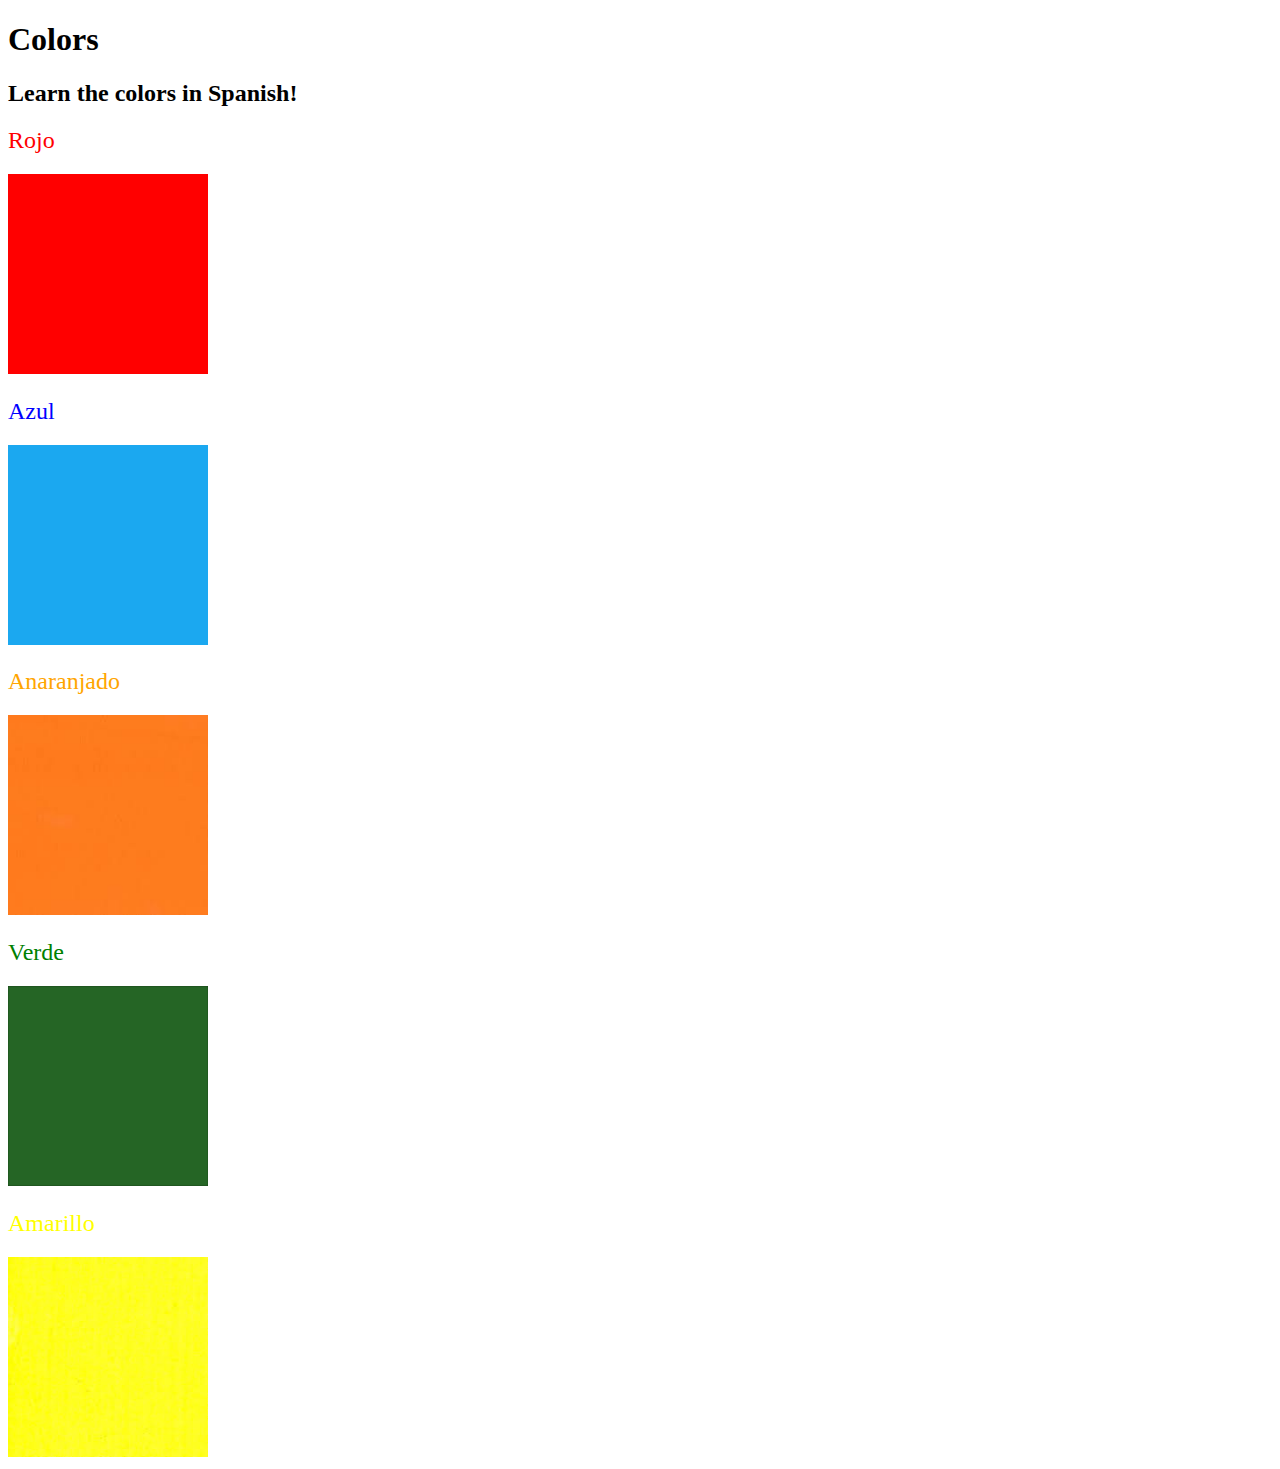
<file: 5.4+Color+Vocab+Project/index.html>
<!DOCTYPE html>
<html lang="en">
  <head>
    <meta charset="UTF-8" />
    <title>Spanish Vocabulary</title>
    <link rel="stylesheet" href="./style.css" />
  </head>

  <body>
    <h1>Colors</h1>
    <h2>Learn the colors in Spanish!</h2>
    <h2 class="color-title" id="red">Rojo</h2>
    <img src="./assets/images/red.png" alt="red" />

    <h2 class="color-title" id="blue">Azul</h2>
    <img src="./assets/images/blue.png" alt="blue" />

    <h2 class="color-title" id="orange">Anaranjado</h2>
    <img src="./assets/images/orange.png" alt="orange" />

    <h2 class="color-title" id="green">Verde</h2>
    <img src="./assets/images/green.png" alt="green" />

    <h2 class="color-title" id="yellow">Amarillo</h2>
    <img src="./assets/images/yellow.png" alt="yellow" />
  </body>
</html>

<!-- 
TODOs
IMPORTANT: You should not need to make ANY CHANGES to index.html
All code should be written in your CSS file.

1. Create a CSS file and incorporate it as an external stylesheet.
2. Use CSS to style each of the color titles to meaning. 
Hint: Use the id to help if you don't know the words in spanish.
3. Use CSS to change all the color titles to have "font-weight: normal;"
4. Use CSS (not HTML) to make all the images 200px heigh and 200px wide. 
Hint: 
https://developer.mozilla.org/en-US/docs/Web/CSS/height
https://developer.mozilla.org/en-US/docs/Web/CSS/width
-->
</file>
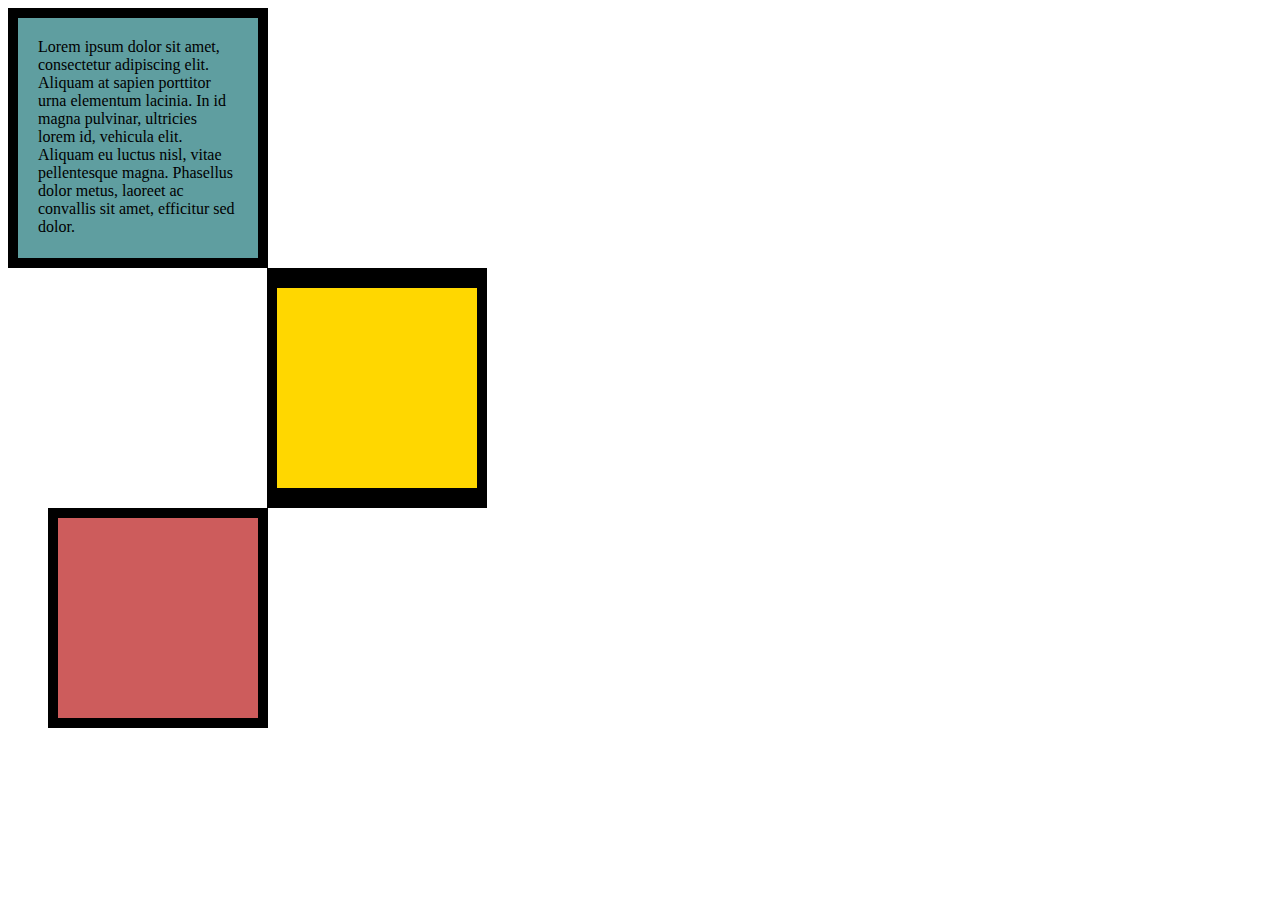
<file: 6.3 CSS Box Model/index.html>
<!DOCTYPE html>
<html lang="en">

<head>
  <meta charset="UTF-8">
  <title>CSS Box Model</title>
  <style>
    /* Write your CSS code here */
    div{
      width: 200px;
      height: 200px;
    }
    #cadetblue{
      background-color: cadetblue;
      padding: 20px;
      border: 10px solid black;
    }
    #gold{
      background-color: gold;
      border-top: 20px solid black;
      border-bottom: 20px solid black;
      border-left: 10px solid black;
      border-right: 10px solid black;
      margin-left: 259px;
    }
    #indianred{
      background-color: indianred;
      border: 10px solid black;
      margin-left: 40px;
    }
    p{
      margin: 0;
    }
  </style>
</head>

<body>

<div id="cadetblue">
  <p>Lorem ipsum dolor sit amet, consectetur adipiscing elit. Aliquam at sapien porttitor urna elementum lacinia. In
    id magna pulvinar, ultricies lorem id, vehicula elit. Aliquam eu luctus nisl, vitae pellentesque magna. Phasellus
    dolor metus, laoreet ac convallis sit amet, efficitur sed dolor.</p>
</div>
<div id="gold"></div>
<div id='indianred'></div>
  <!-- TODOs:
1. Create 3 Boxes using the div element.
2. Set their sizes to 200px heigh by 200px wide.
3. Set different background colors for each of the boxes (I used cadetblue, gold and indianred).
4. Add a paragraph <p> element into the first div and add the following words:
    Lorem ipsum dolor sit amet, consectetur adipiscing elit. Aliquam at sapien porttitor urna elementum lacinia. In
    id magna pulvinar, ultricies lorem id, vehicula elit. Aliquam eu luctus nisl, vitae pellentesque magna. Phasellus
    dolor metus, laoreet ac convallis sit amet, efficitur sed dolor.
5. Set the 1st div to have 20px padding all around with a black 10px border.
6. Fix the style of the <p> element to remove all margins.
Hint: Use the CSS inspector in Chrome.
7. Set the 2nd div to have a 20px border on top and bottom and 10px border left and right. (See goal image)
8. Set the 3rd div to have a 10px border 
9. Set the margins for the divs so that each box corner touches the other. (See the goal image)
-->

</body>

</html>
</file>
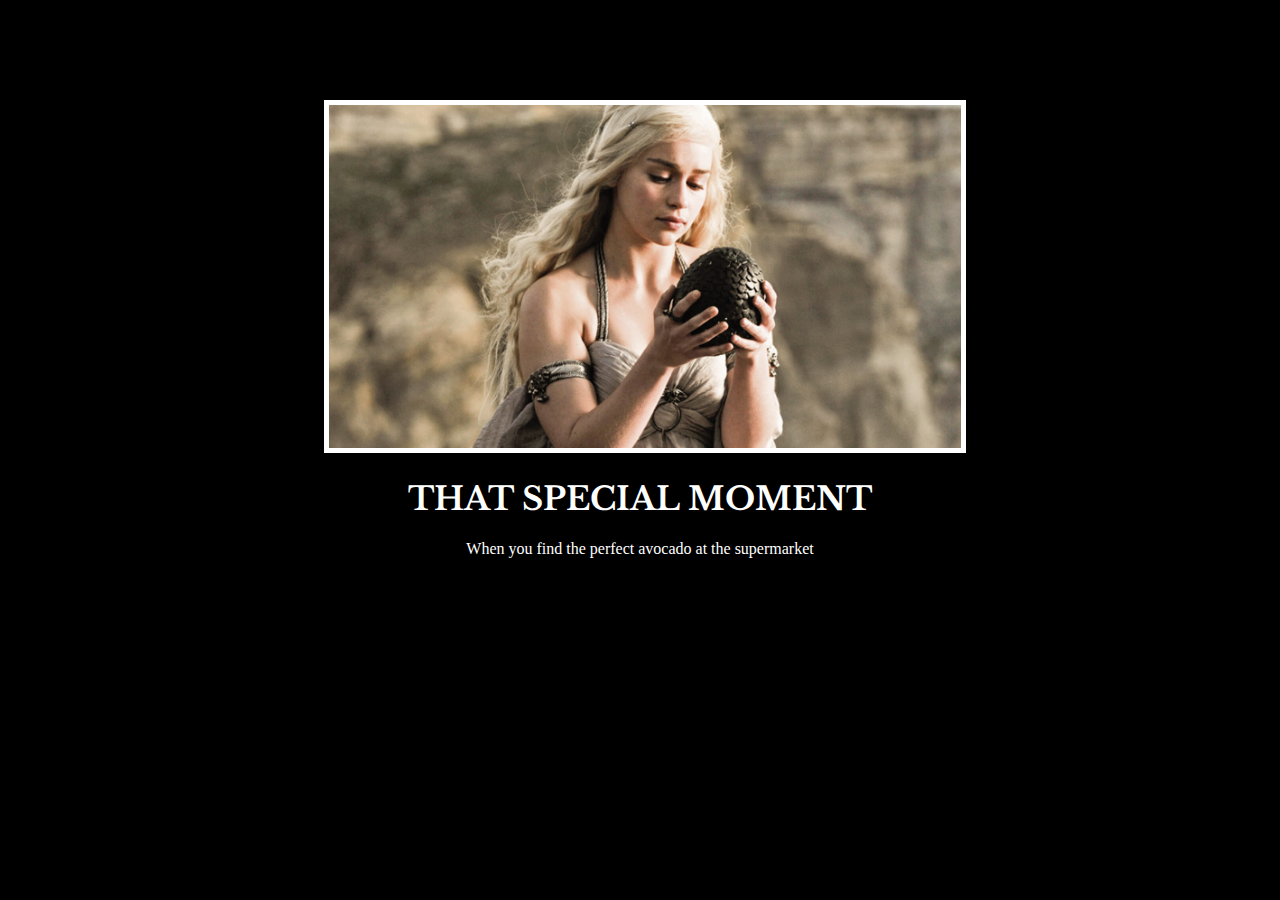
<file: 6.4 Motivation Meme Project/index.html>
<!-- 
  TODO: Create a motivational post website.
Style it how ever you like. 
Look at the goal image for inspiration.
But it must have the following features:
1. The main h1 text should be using the Regular Libre Baskerville Font from Google Fonts:
  https://fonts.google.com/specimen/Libre+Baskerville
2. The text should be white and background black.
3. Add your own image into the images folder inside assets. It should have a 5px white border.
4. The text should be center aligned.
5. Create a div to contain the h1, p and img elements. Adjust the margins so that the image and text are centered on the page. 
  Hint: You horizontally center a div by giving it a width of 50% and a margin-left of 25%.
  Hint: Set the image to have a width of 100% so it fills the div. 
6. Read about the text-transform property on MDN docs to make the h1 uppercase with CSS.
  https://developer.mozilla.org/en-US/docs/Web/CSS/text-transform 
-->
<!DOCTYPE html>
<html lang="en">
  <head>
    <meta charset="UTF-8" />
    <meta name="viewport" content="width=device-width, initial-scale=1.0" />
    <title>Motivational Meme</title>
    <link rel="preconnect" href="https://fonts.googleapis.com" />
    <link rel="preconnect" href="https://fonts.gstatic.com" crossorigin />
    <link
      href="https://fonts.googleapis.com/css2?family=Libre+Baskerville:ital,wght@0,400;0,700;1,400&display=swap"
      rel="stylesheet"
    />
    <link rel="stylesheet" href="style.css" />
  </head>

  <body>
    <div>
      <img src="assets/images/daenerys.jpeg" alt="daenerys holding un egg" />
      <h1>THAT SPECIAL MOMENT</h1>
      <p>When you find the perfect avocado at the supermarket</p>
    </div>
  </body>
</html>
</file>
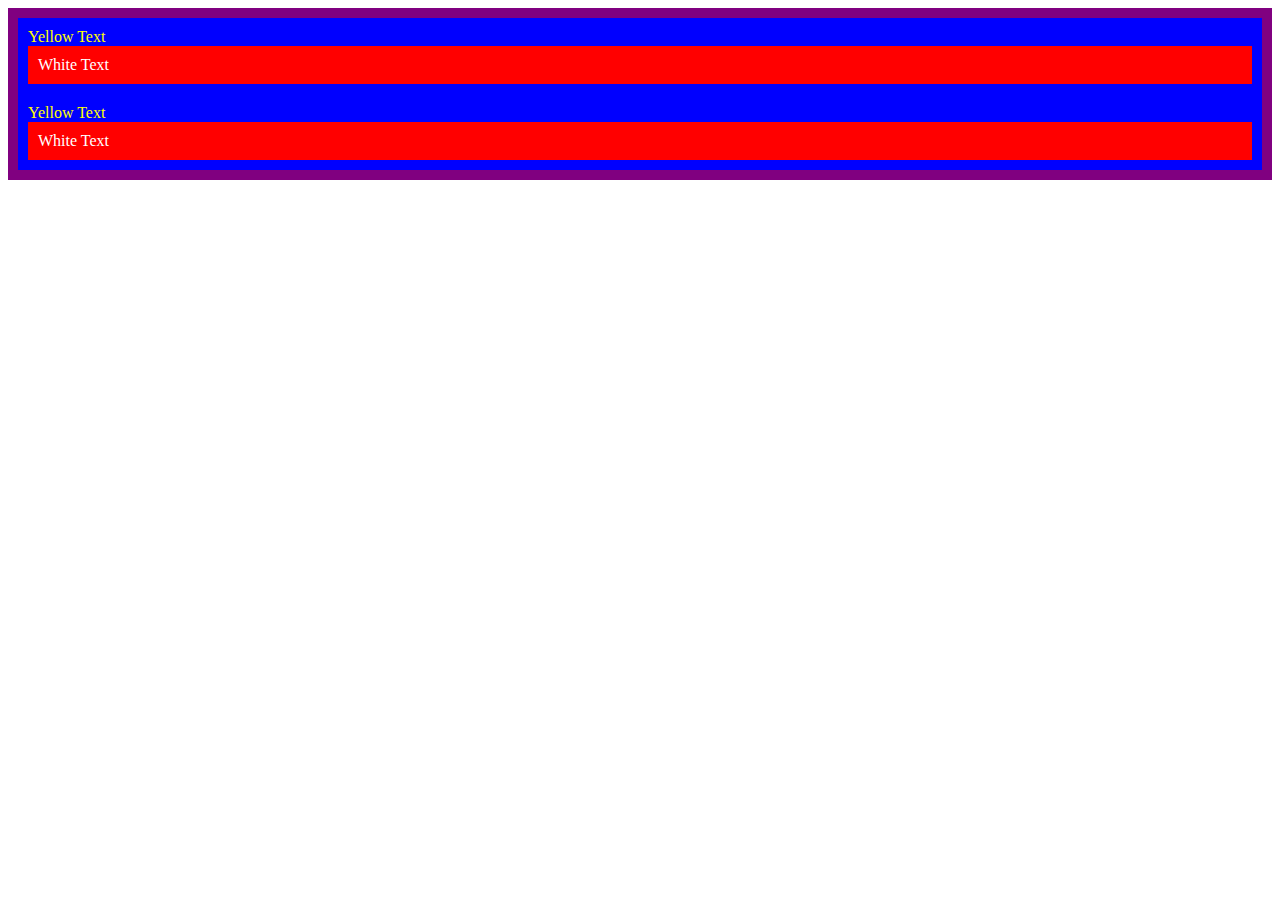
<file: 7.0 CSS-Cascade/index.html>
<!DOCTYPE html>
<html lang="en">

<head>
  <meta charset="UTF-8">
  <title>CSS Cascade</title>
  <link rel="stylesheet" href="./style.css">
</head>

<body>
  <div id="outer-box" class="box">
    <div class="box">
      <p>Yellow Text</p>
      <div class="box inner-box">
        <p class="white-text">White Text</p>
      </div>
    </div>
    <div class="box">
      <p>Yellow Text</p>
      <div class="box inner-box">
        <p class="white-text">White Text</p>
      </div>
    </div>
  </div>
</body>

</html>
</file>
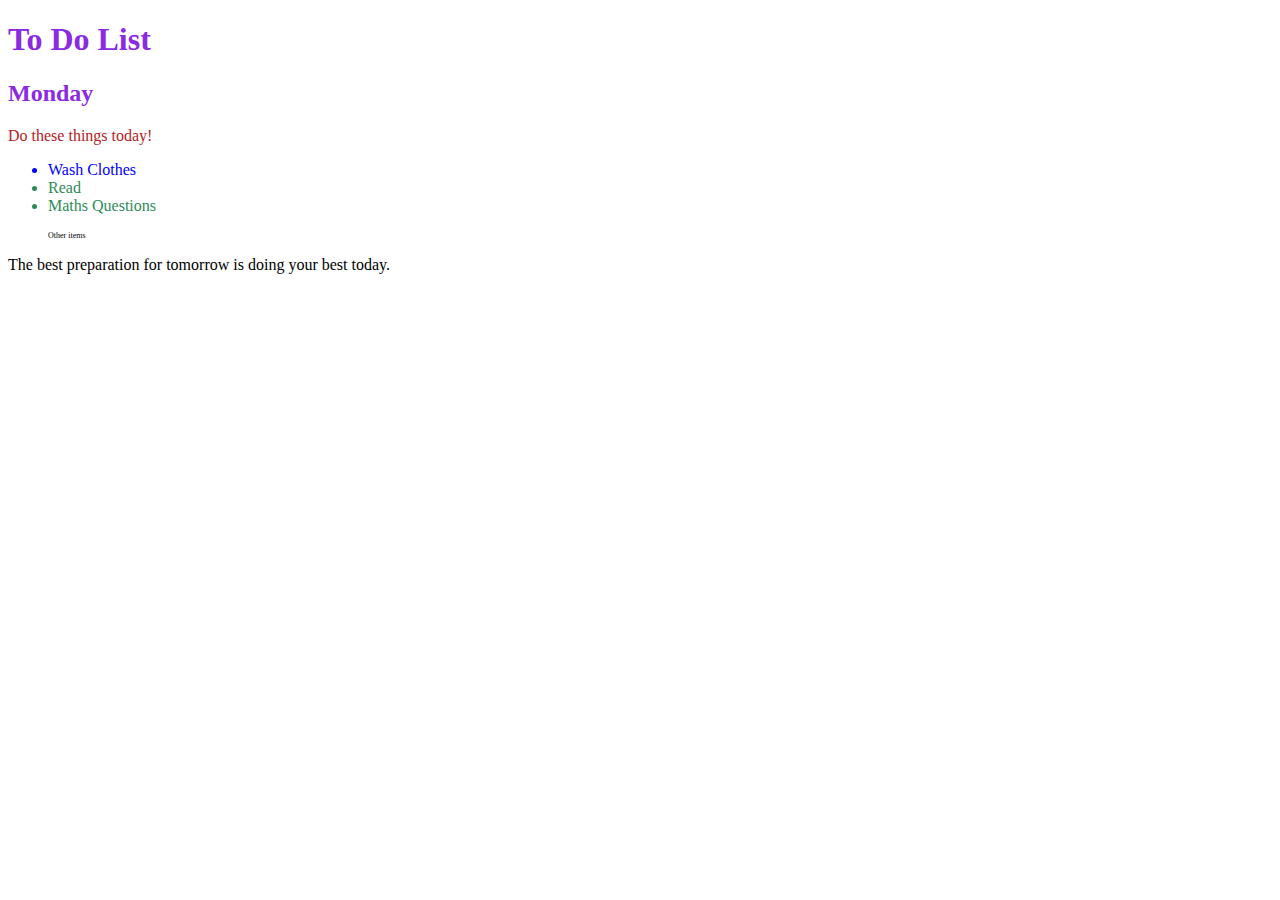
<file: 7.1 Combining Selectors/index.html>
<!DOCTYPE html>
<html lang="en">
  <head>
    <meta charset="UTF-8" />
    <title>Combining CSS Selectors</title>
    <link rel="stylesheet" href="./style.css" />
  </head>

  <!-- Don't change any of the HTML code! -->

  <body>
    <h1>To Do List</h1>
    <h2>Monday</h2>
    <div class="box">
      <p class="done">Do these things today!</p>
      <ul class="list">
        <li>Wash Clothes</li>
        <li class="done">Read</li>
        <li class="done">Maths Questions</li>
      </ul>
    </div>

    <ul>
      <p class="done">Other items</p>
    </ul>
    <p>The best preparation for tomorrow is doing your best today.</p>
  </body>
</html>
</file>
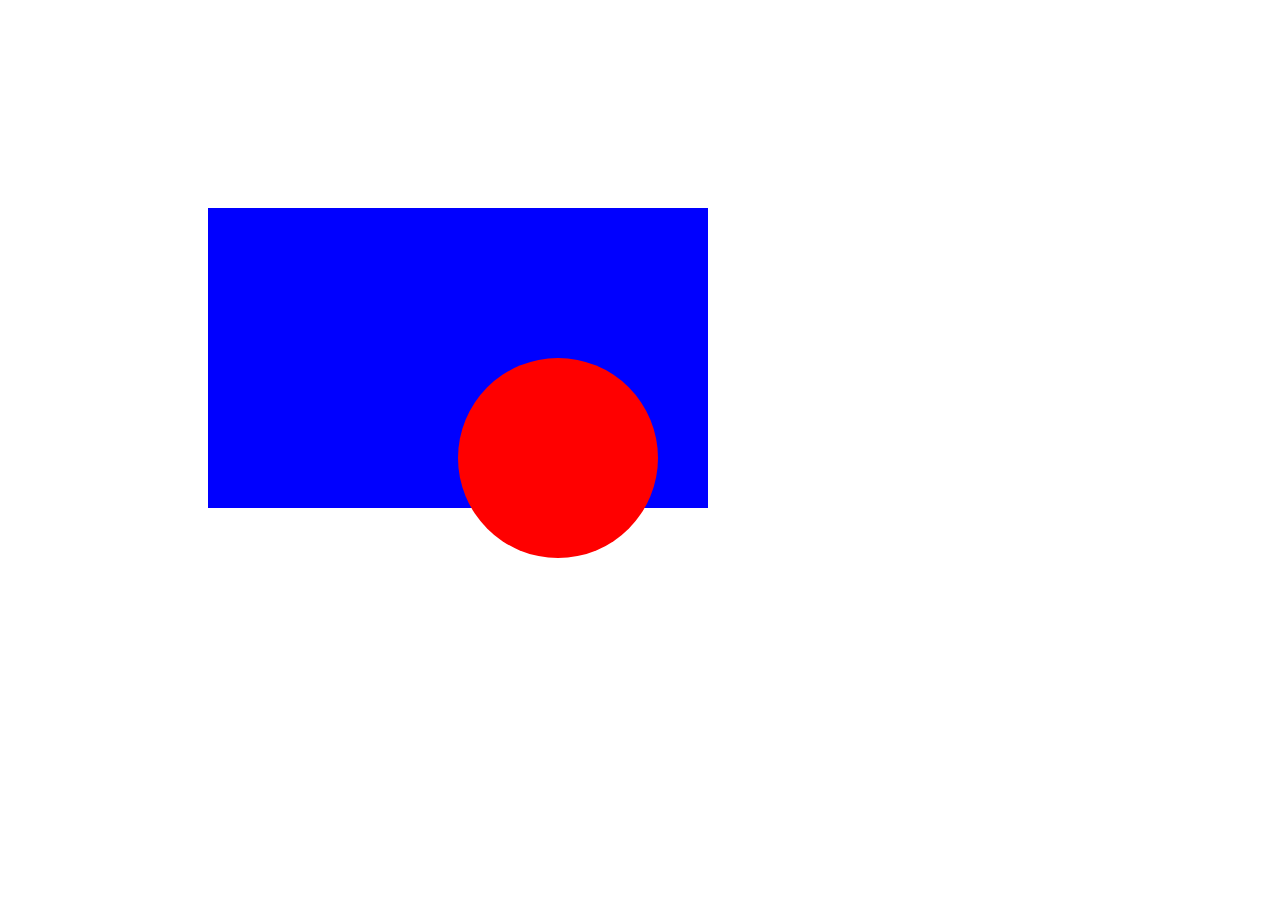
<file: 7.2 CSS Positioning/index.html>
<!DOCTYPE html>
<html>
  <head>
    <title>CSS Positioning Exercise</title>
    <style>
      /* Write your code here */
      .red-circle {
        background-color: red;
        width: 200px;
        height: 200px;
        border-radius: 50%;
        position: absolute;
        top: 150px;
        left: 250px;
      }
      .blue-box {
        background-color: blue;
        width: 500px;
        height: 300px;
        position: relative;
        left: 200px;
        top: 200px;
      }
    </style>
  </head>

  <body>
    <div class="blue-box">
      <div class="red-circle"></div>
    </div>
  </body>
</html>
</file>
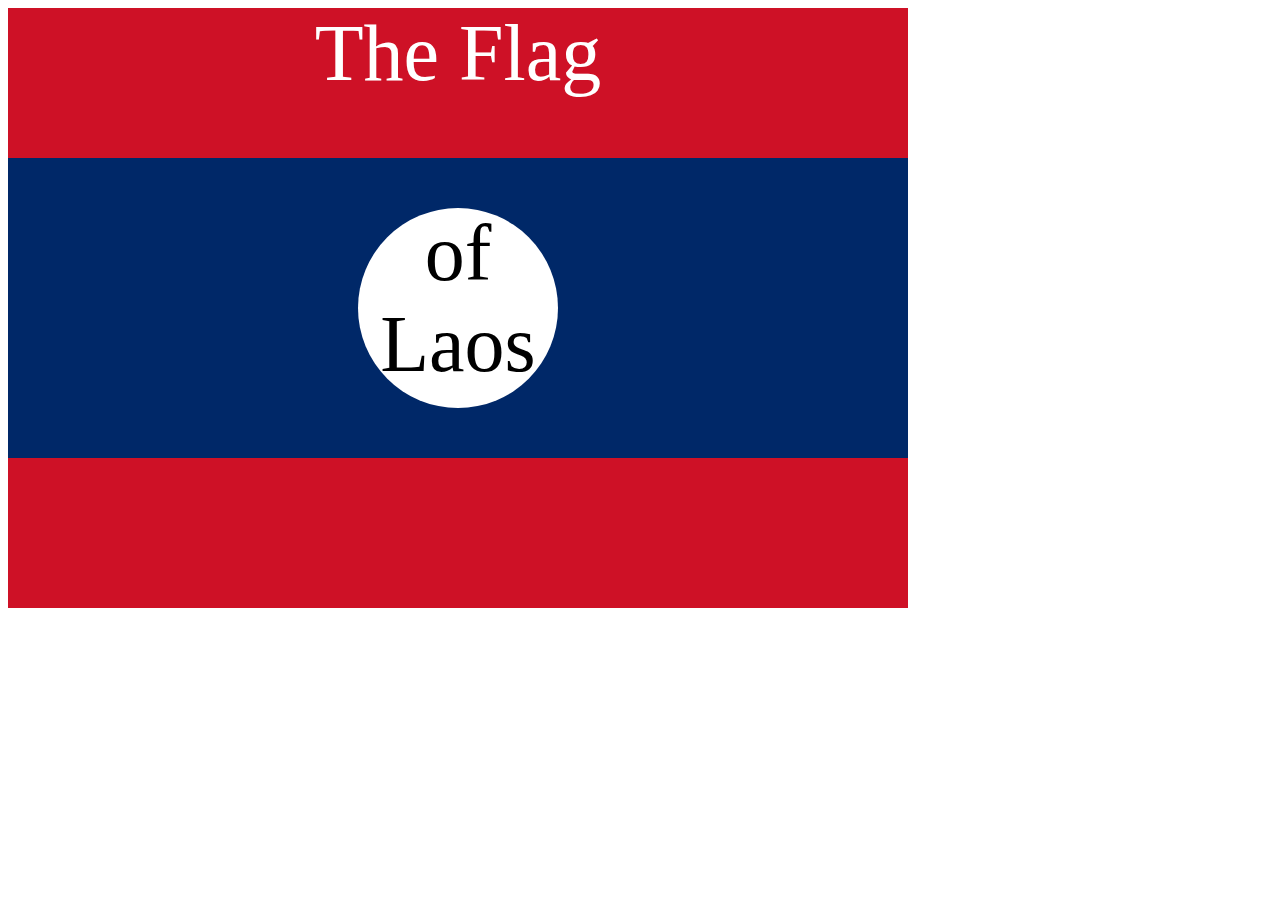
<file: 7.3 CSS Flag Project/index.html>
<!DOCTYPE html>
<html lang="en">
  <head>
    <meta charset="UTF-8" />
    <title>CSS Flag Project</title>
    <style>
      /* Write your CSS Code here */
      /* red rect */
      .flag {
        background-color: #ce1126;
        width: 900px;
        height: 600px;
        position: relative;
      }
      div.flag > p {
        color: white;
      }
      /* blue rect */
      div.flag > div {
        background-color: #002868;
        width: 100%;
        height: 300px;
        position: absolute;
        top: 150px;
      }
      /* circle */
      .flag > div > div {
        background-color: white;
        border-radius: 50%;
        width: 200px;
        height: 200px;
        position: relative;
        top: 50px;
        left: 350px;
      }
      p {
        margin: 0;
        font-size: 5rem;
        text-align: center;
      }
    </style>
  </head>

  <!-- 
  IMPORTANT! Do not change any HTML
Don't add any classes/ids/elements 
Use what you know about combining selectors 
and CSS specificity instead.
Hint 1: The flag is 900px by 600px and the circle is 200px by 200px.
Hint 2: You can use CSS inspection to get the colors from
https://appbrewery.github.io/flag-of-laos/
-->

  <body>
    <div class="flag">
      <p>The Flag</p>
      <div>
        <div>
          <p>of Laos</p>
        </div>
      </div>
    </div>
  </body>
</html>
</file>
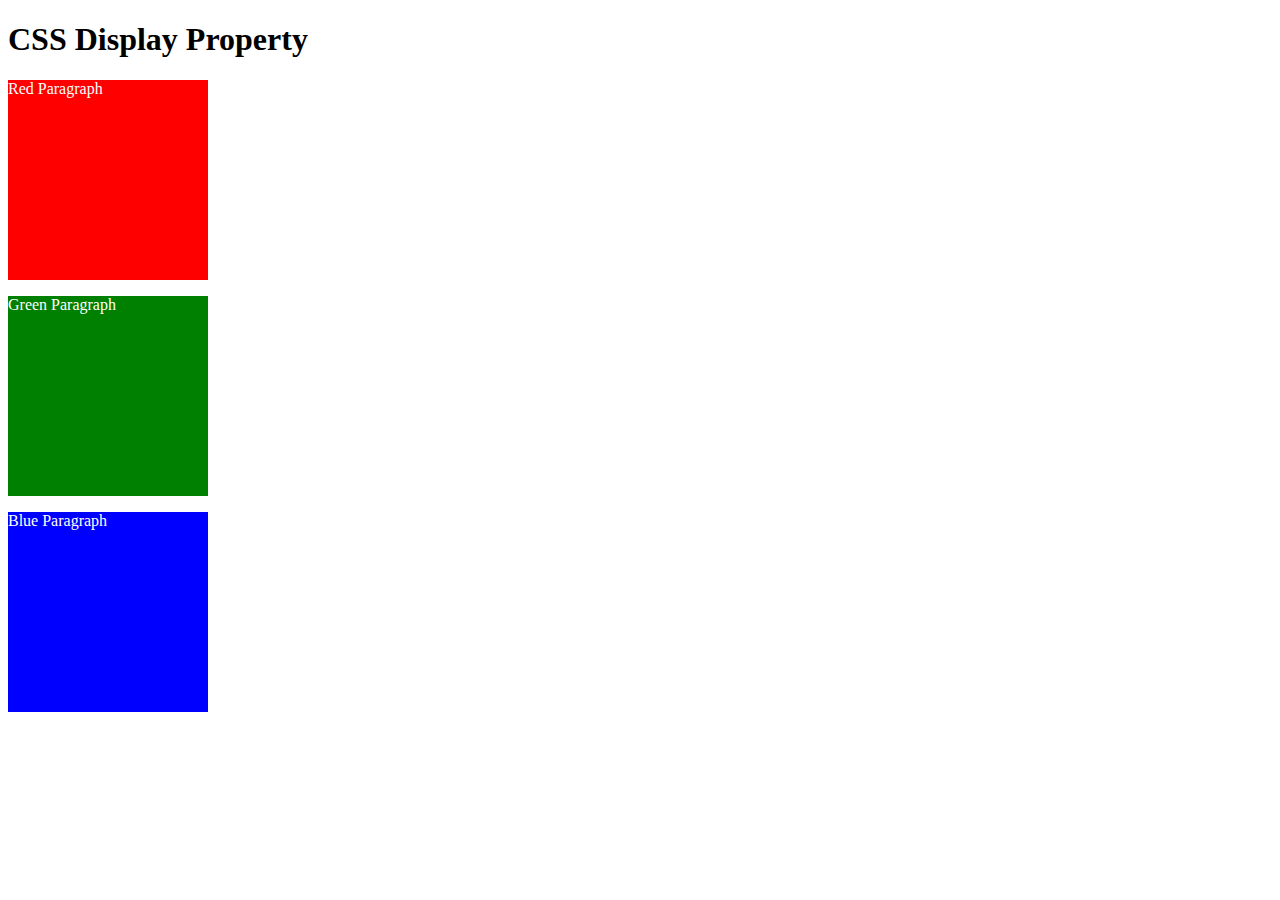
<file: 8.0 CSS Display/index.html>
<!DOCTYPE html>
<html>
  <!-- 
  TODO
1. By changing only the display property of the CSS make all 3 squares line up horizontally like in goal1 image.
2. Change only the display property to make all 3 squares line up vertically like in goal2 image. 
-->

  <head>
    <title>CSS Display Property Example</title>
    <style>
      p {
        color: white;
      }

      .red {
        display: block;
        width: 200px;
        height: 200px;
        background-color: red;
      }

      .green {
        display: block;
        width: 200px;
        height: 200px;
        background-color: green;
      }

      .blue {
        display: block;
        width: 200px;
        height: 200px;
        background-color: blue;
      }
    </style>
  </head>

  <body>
    <h1>CSS Display Property</h1>
    <p class="red">Red Paragraph</p>
    <p class="green">Green Paragraph</p>
    <p class="blue">Blue Paragraph</p>
  </body>
</html>
</file>
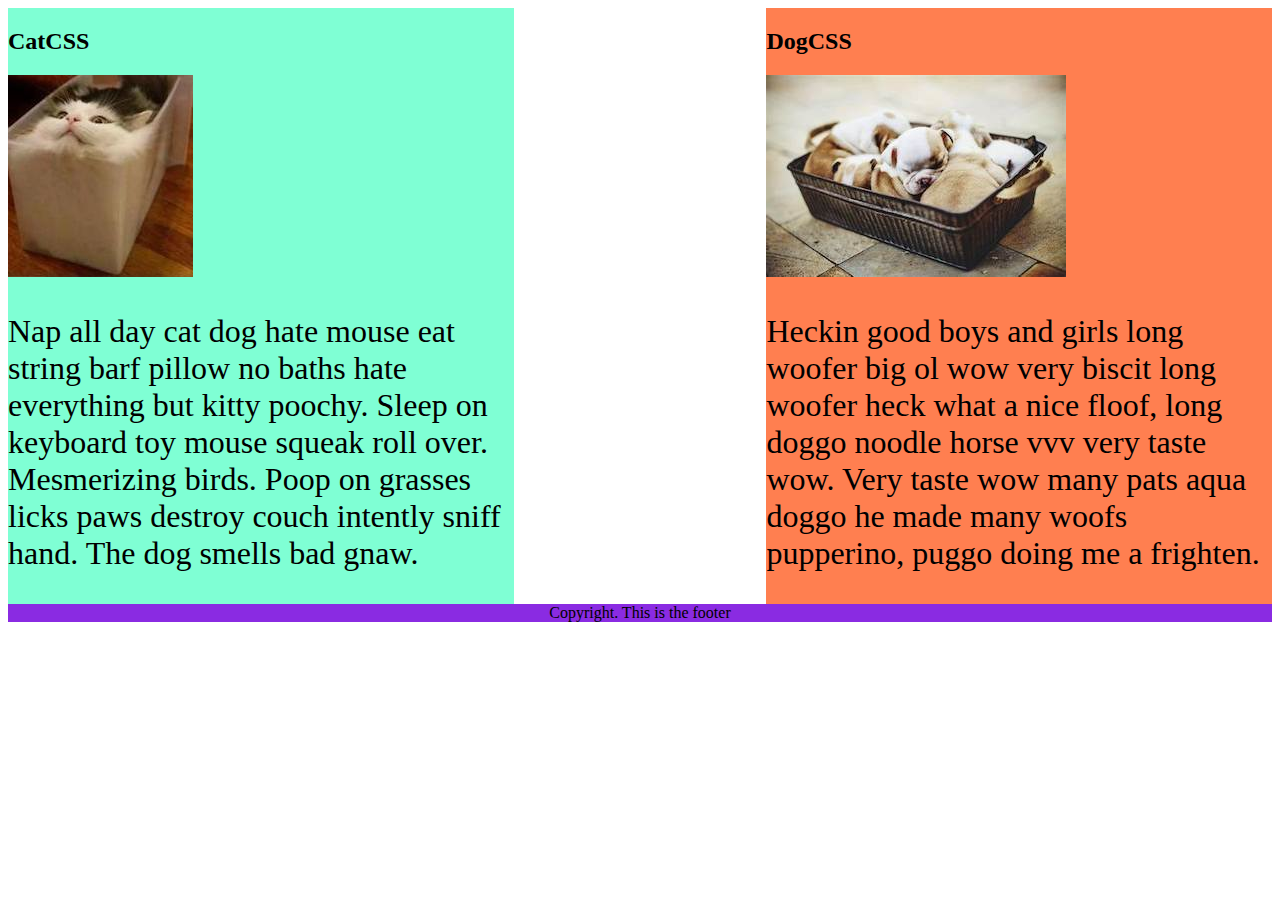
<file: 8.1 CSS Float/index.html>
<!DOCTYPE html>
<html lang="en">
  <!-- TODO
1. Make both paragraph elements wrap around the image.
2. Use Float to move the cat div to the left and the dog div to the right.
3. Use clear to make the footer go below both the cat and dog div. -->

  <head>
    <meta charset="UTF-8" />
    <title>CSS Float</title>
    <style>
      div {
        display: inline-block;
        width: 40%;
      }

      p {
        font-size: 2em;
      }

      .cat {
        float: left;
        background-color: aquamarine;
      }

      .dog {
        float: right;
        background-color: coral;
      }

      footer {
        clear: both;
        text-align: center;
        background-color: blueviolet;
      }
    </style>
  </head>

  <body>
    <div class="cat">
      <h2>CatCSS</h2>

      <img src="cat.jpeg" alt="cat in a box" />
      <p class="first-paragraph">
        Nap all day cat dog hate mouse eat string barf pillow no baths hate
        everything but kitty poochy. Sleep on keyboard toy mouse squeak roll
        over. Mesmerizing birds. Poop on grasses licks paws destroy couch
        intently sniff hand. The dog smells bad gnaw.
      </p>
    </div>
    <div class="dog">
      <h2>DogCSS</h2>
      <img src="dog.jpeg" alt="dogs in a box" />
      <p class="second-paragraph">
        Heckin good boys and girls long woofer big ol wow very biscit long
        woofer heck what a nice floof, long doggo noodle horse vvv very taste
        wow. Very taste wow many pats aqua doggo he made many woofs pupperino,
        puggo doing me a frighten.
      </p>
    </div>

    <footer>Copyright. This is the footer</footer>
  </body>
</html>
</file>
<file: 11.3 TinDog Project/css/solution.css>
.gradient-background {
  background: linear-gradient(300deg, #00bfff, #ff4c68, #ef8172);
  background-size: 180% 180%;
  animation: gradient-animation 18s ease infinite;
}

@keyframes gradient-animation {
  0% {
    background-position: 0% 50%;
  }
  50% {
    background-position: 100% 50%;
  }
  100% {
    background-position: 0% 50%;
  }
}

.icon-square {
  width: 3rem;
  height: 3rem;
  border-radius: 0.75rem;
}

.profile-img {
  border-radius: 50%;
  height: 100px;
}
</file>
<file: 5.4+Color+Vocab+Project/style.css>
#red{
    color:red;
}
#blue{
    color:blue;
}
#orange{
    color:orange;
}
#green{
    color:green;
}
#yellow{
    color:yellow;
}

img {
    width: 200px;
    height: 200px;
}

.color-title{
    font-weight: normal;
}
</file>
<file: 6.4 Motivation Meme Project/style.css>
html {
    background-color: black;
    color: white;
}
img {
    border: 5px solid white;
    width: 100%;
}
h1{
    font-family: "Libre Baskerville", serif;
    text-transform: uppercase;
}
div{
    text-align: center;
    width: 50%;
    margin-top: 100px;
    margin-left: 25%;
}
</file>
<file: 7.0 CSS-Cascade/style.css>
/* Don't change the existing CSS. */

.box {
  background-color: blue;
  padding: 10px;
}

p {
  color: yellow;
  margin: 0;
  padding: 0;
}

.white-text{
  color: white;
}

.inner-box{
  background-color: red;
}

#outer-box{
  background-color: purple;
}
</file>
<file: 7.1 Combining Selectors/style.css>
/* Write your code here: */

/* group */
h1, h2{
    color: blueviolet;
}
/* child */
div > p {
    color: firebrick;
}
/* descendant */
.box li { 
    color: blue;
}
/* chaining */
li.done{
    color: seagreen;
}
/* combining combiners */
/* or ul > p.done >>> apply only one */
ul p.done{
    font-size:0.5rem;
}
</file>
